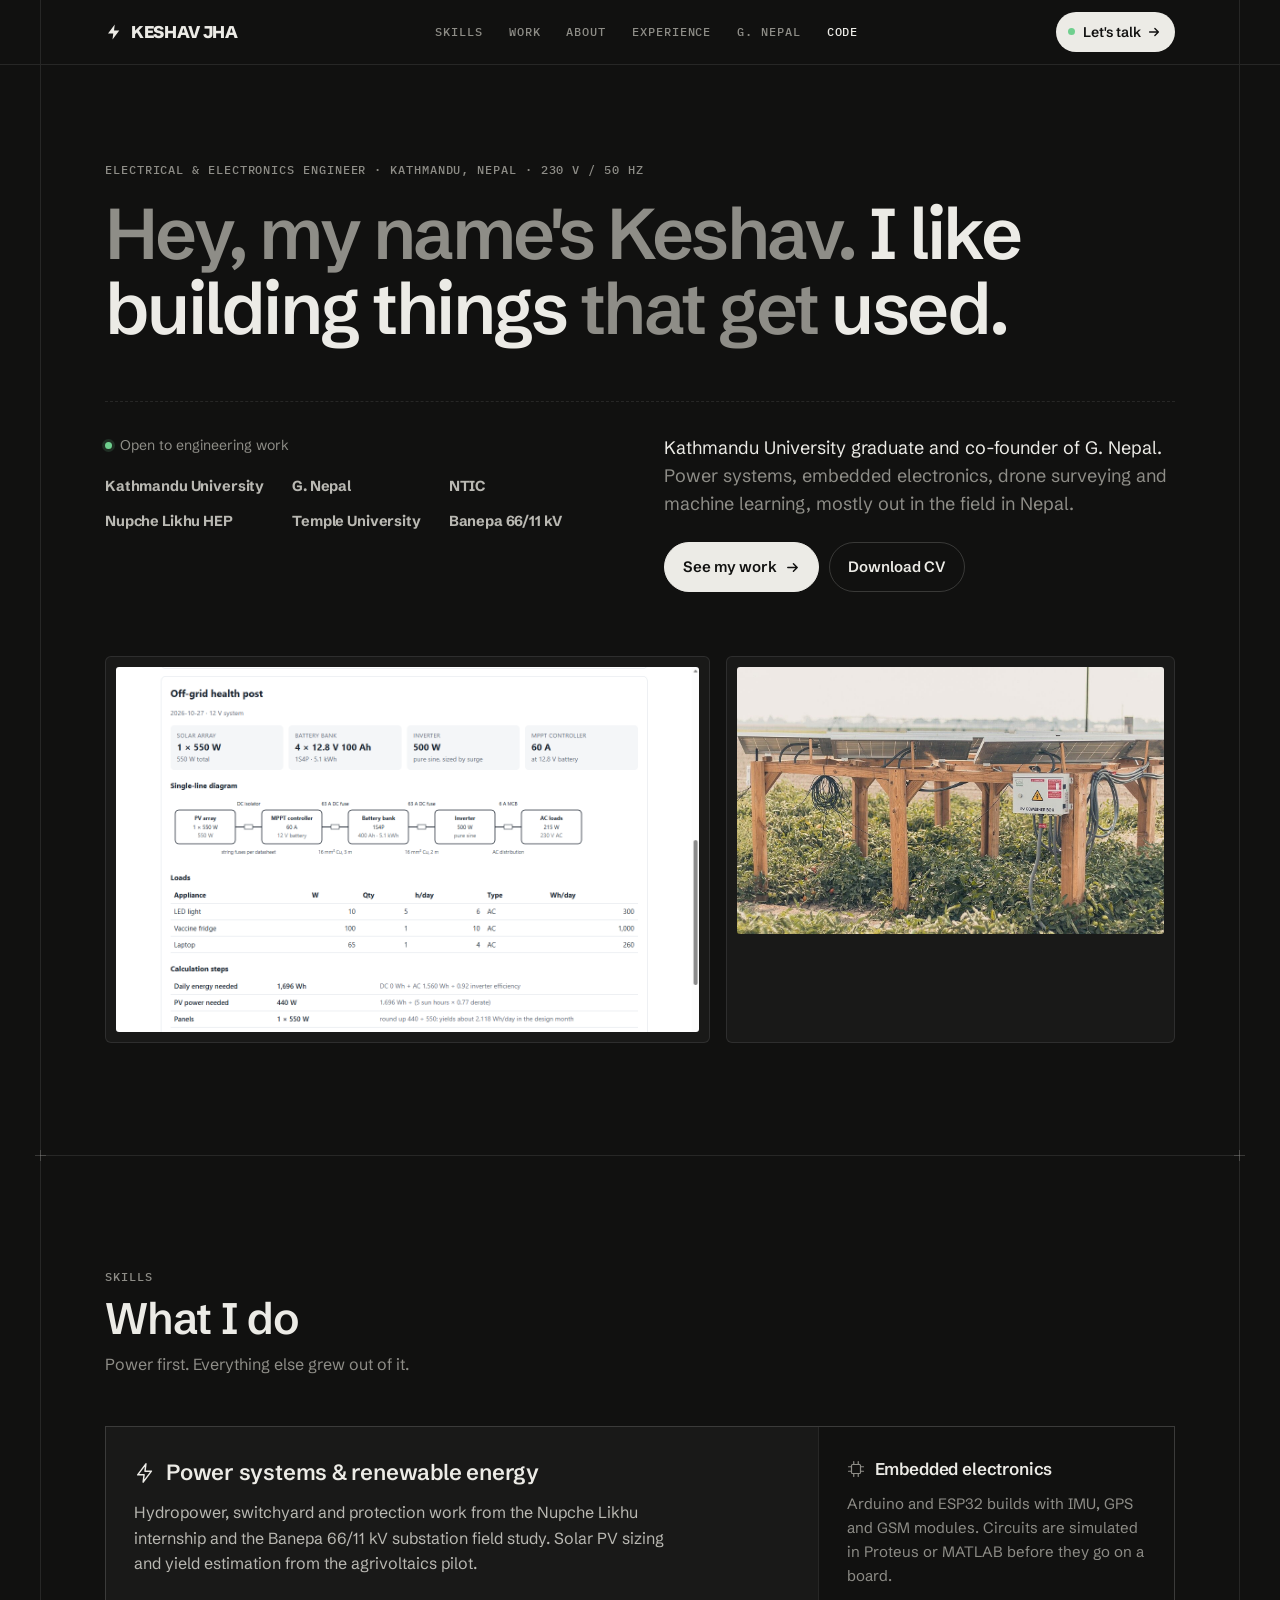
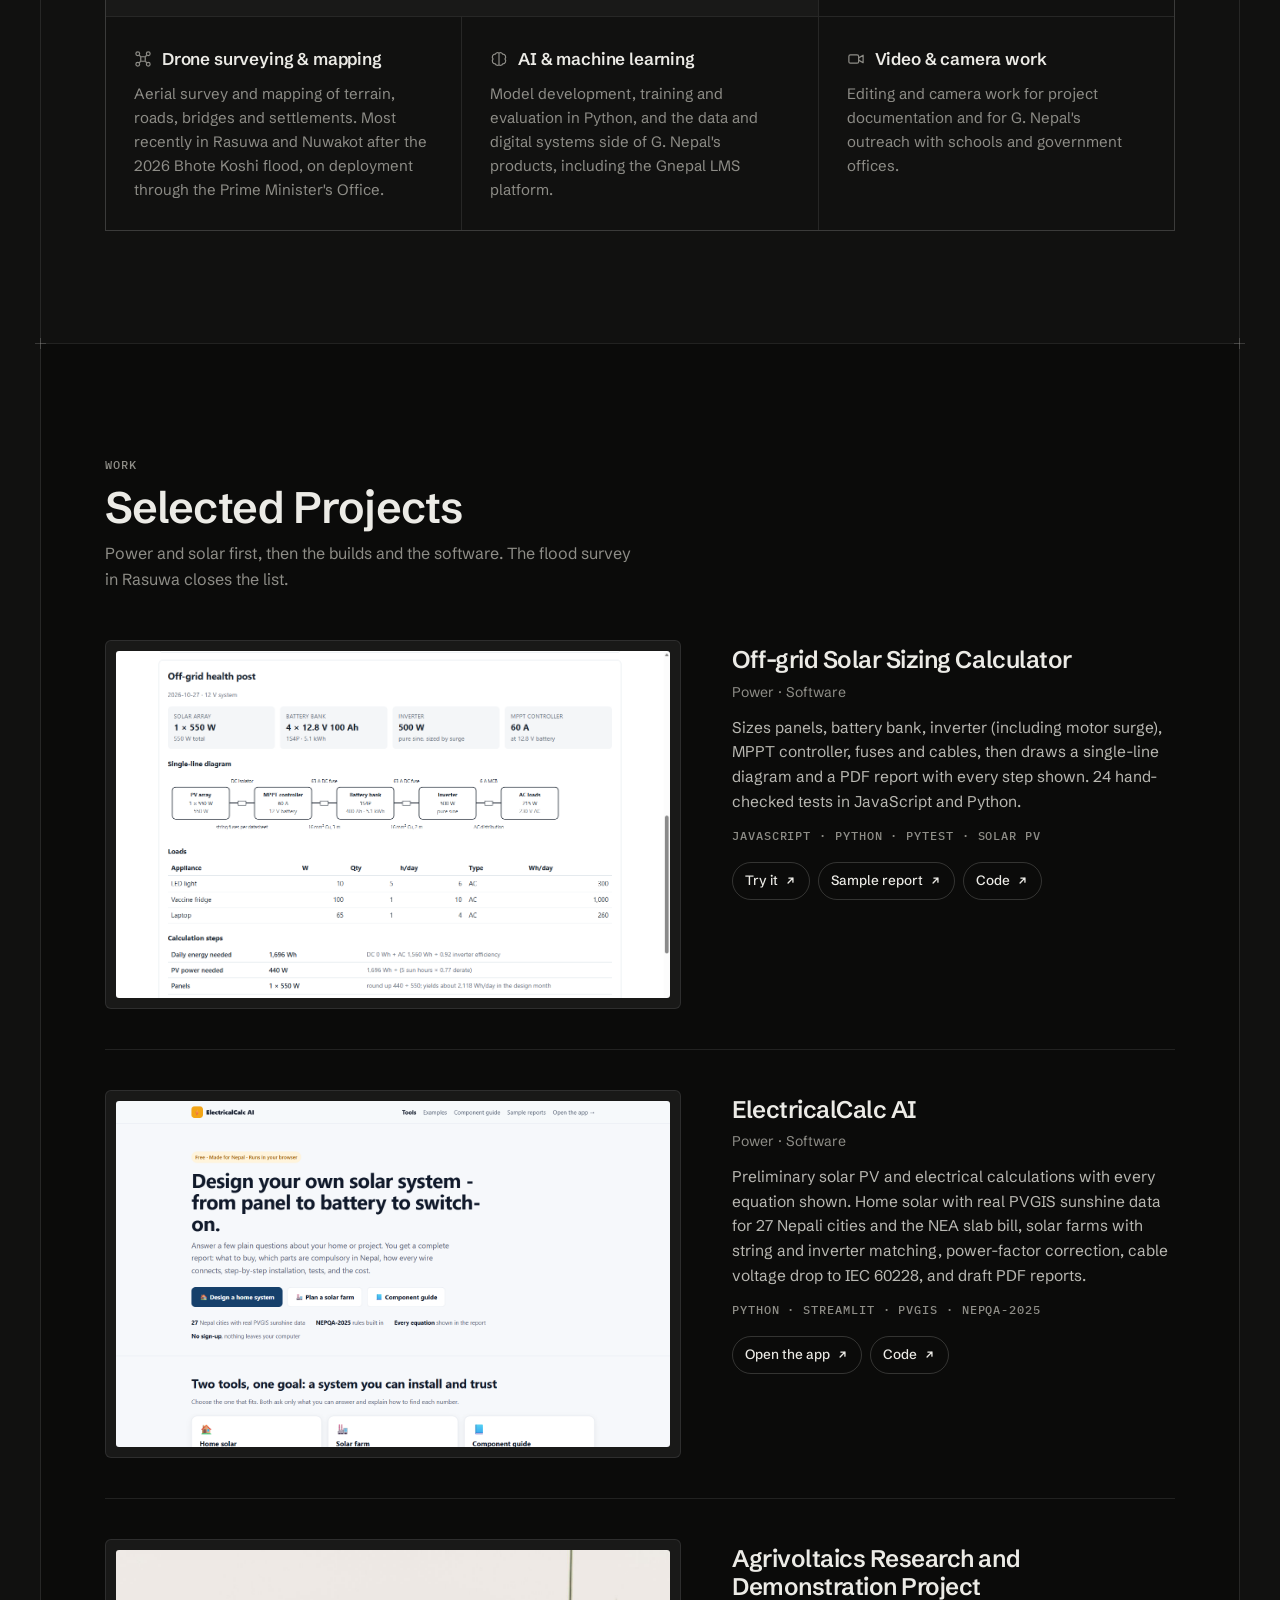
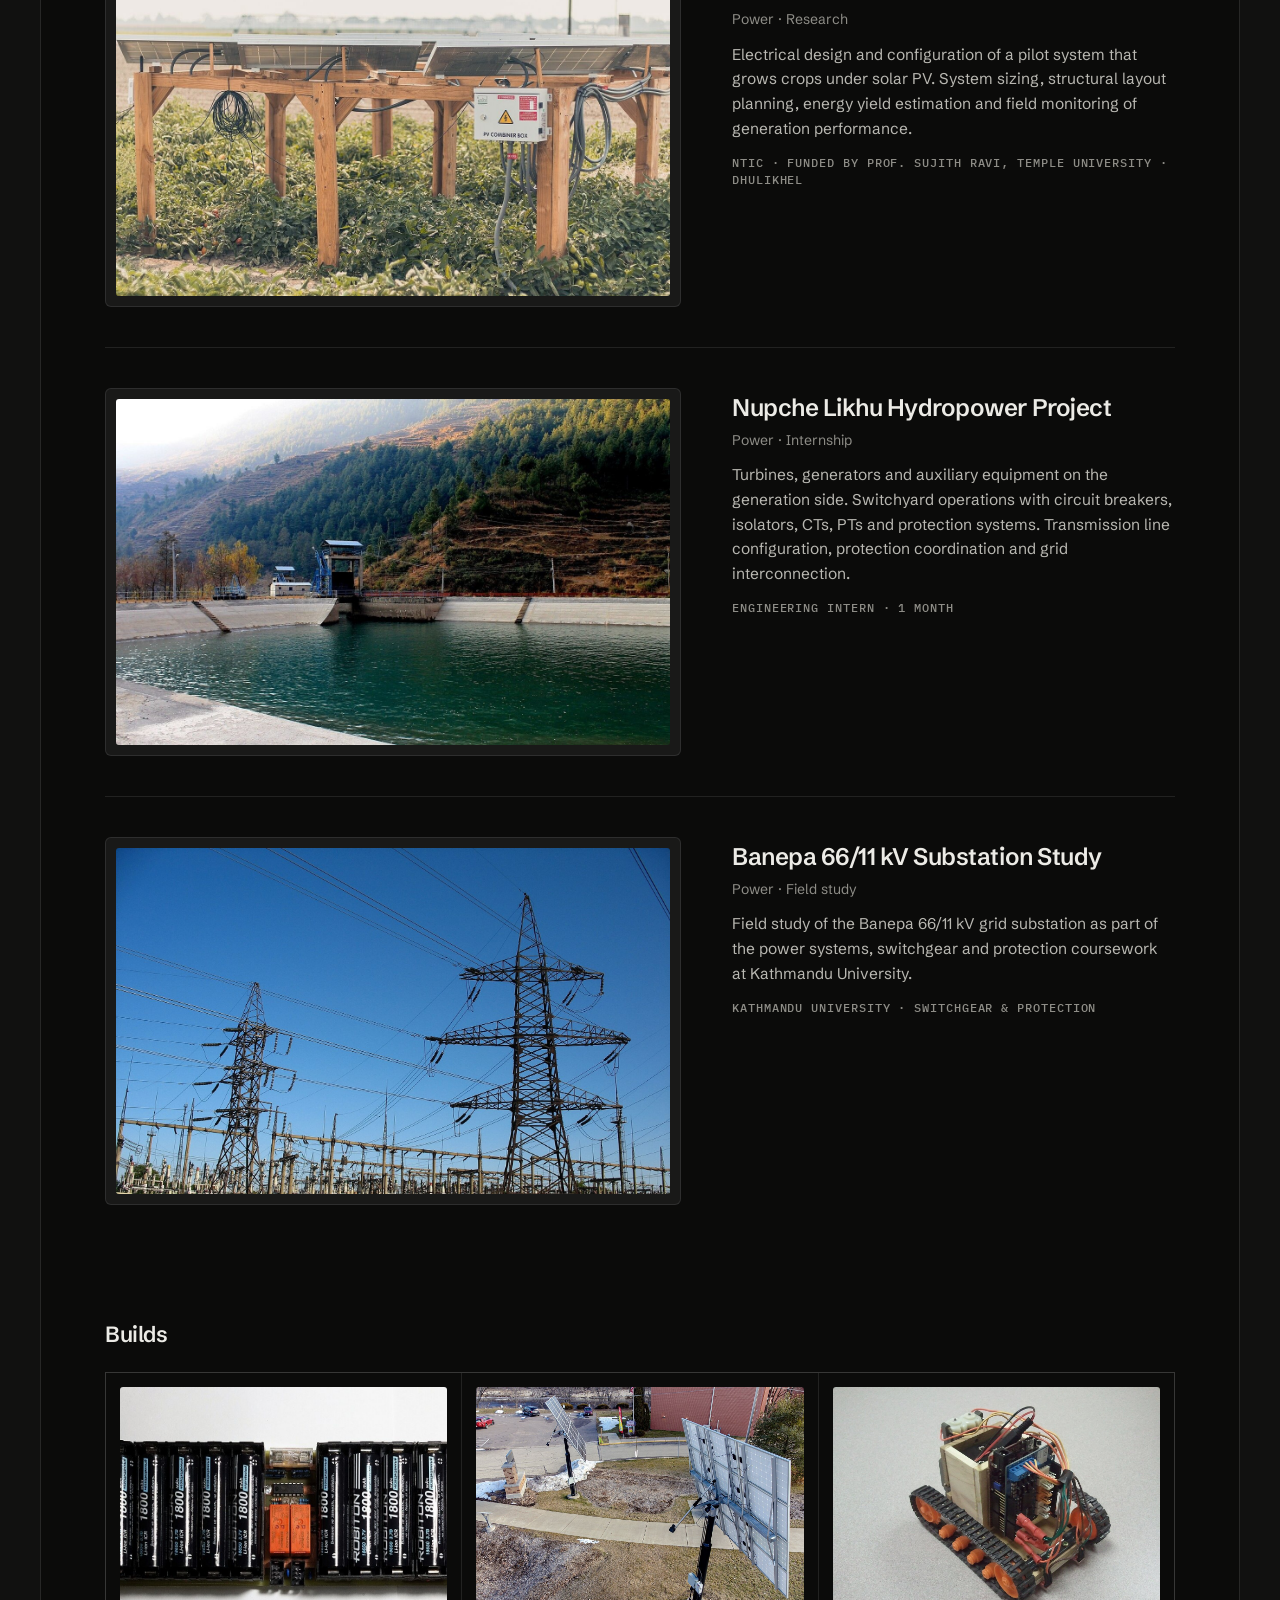
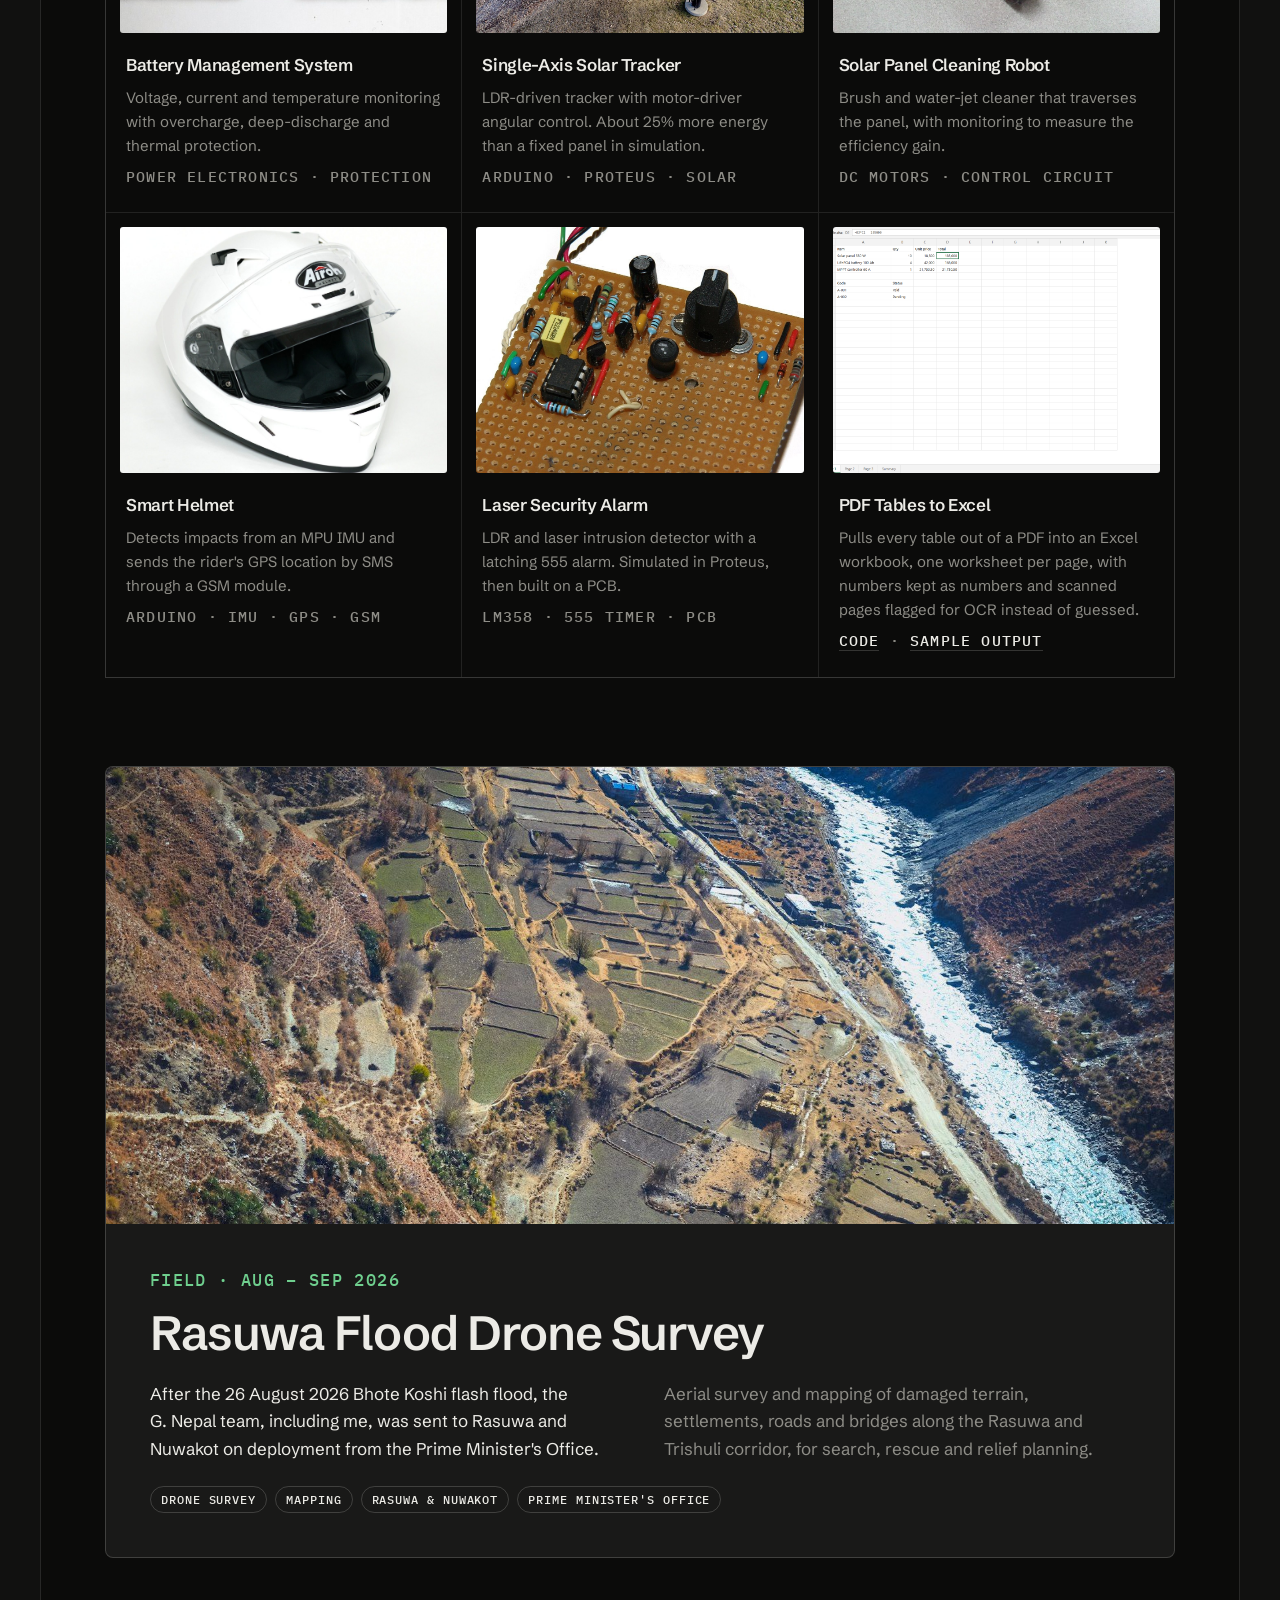
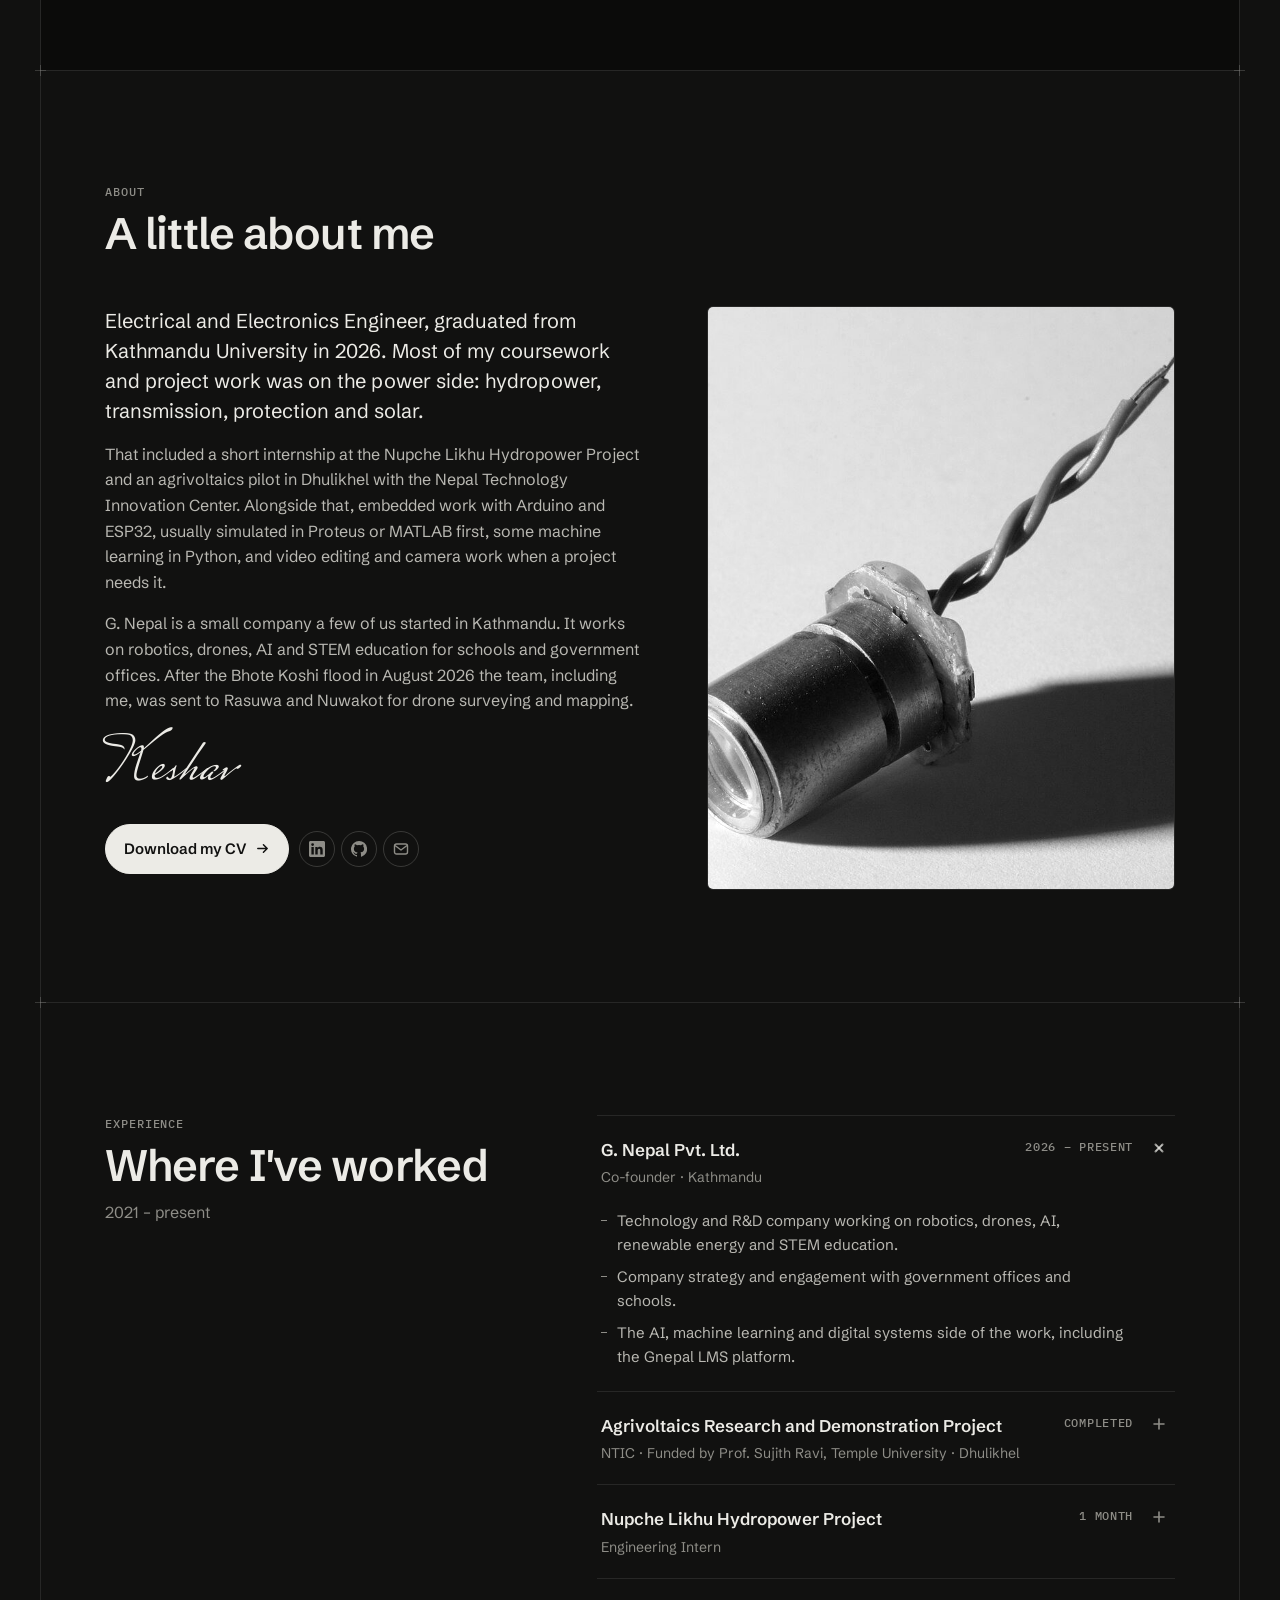
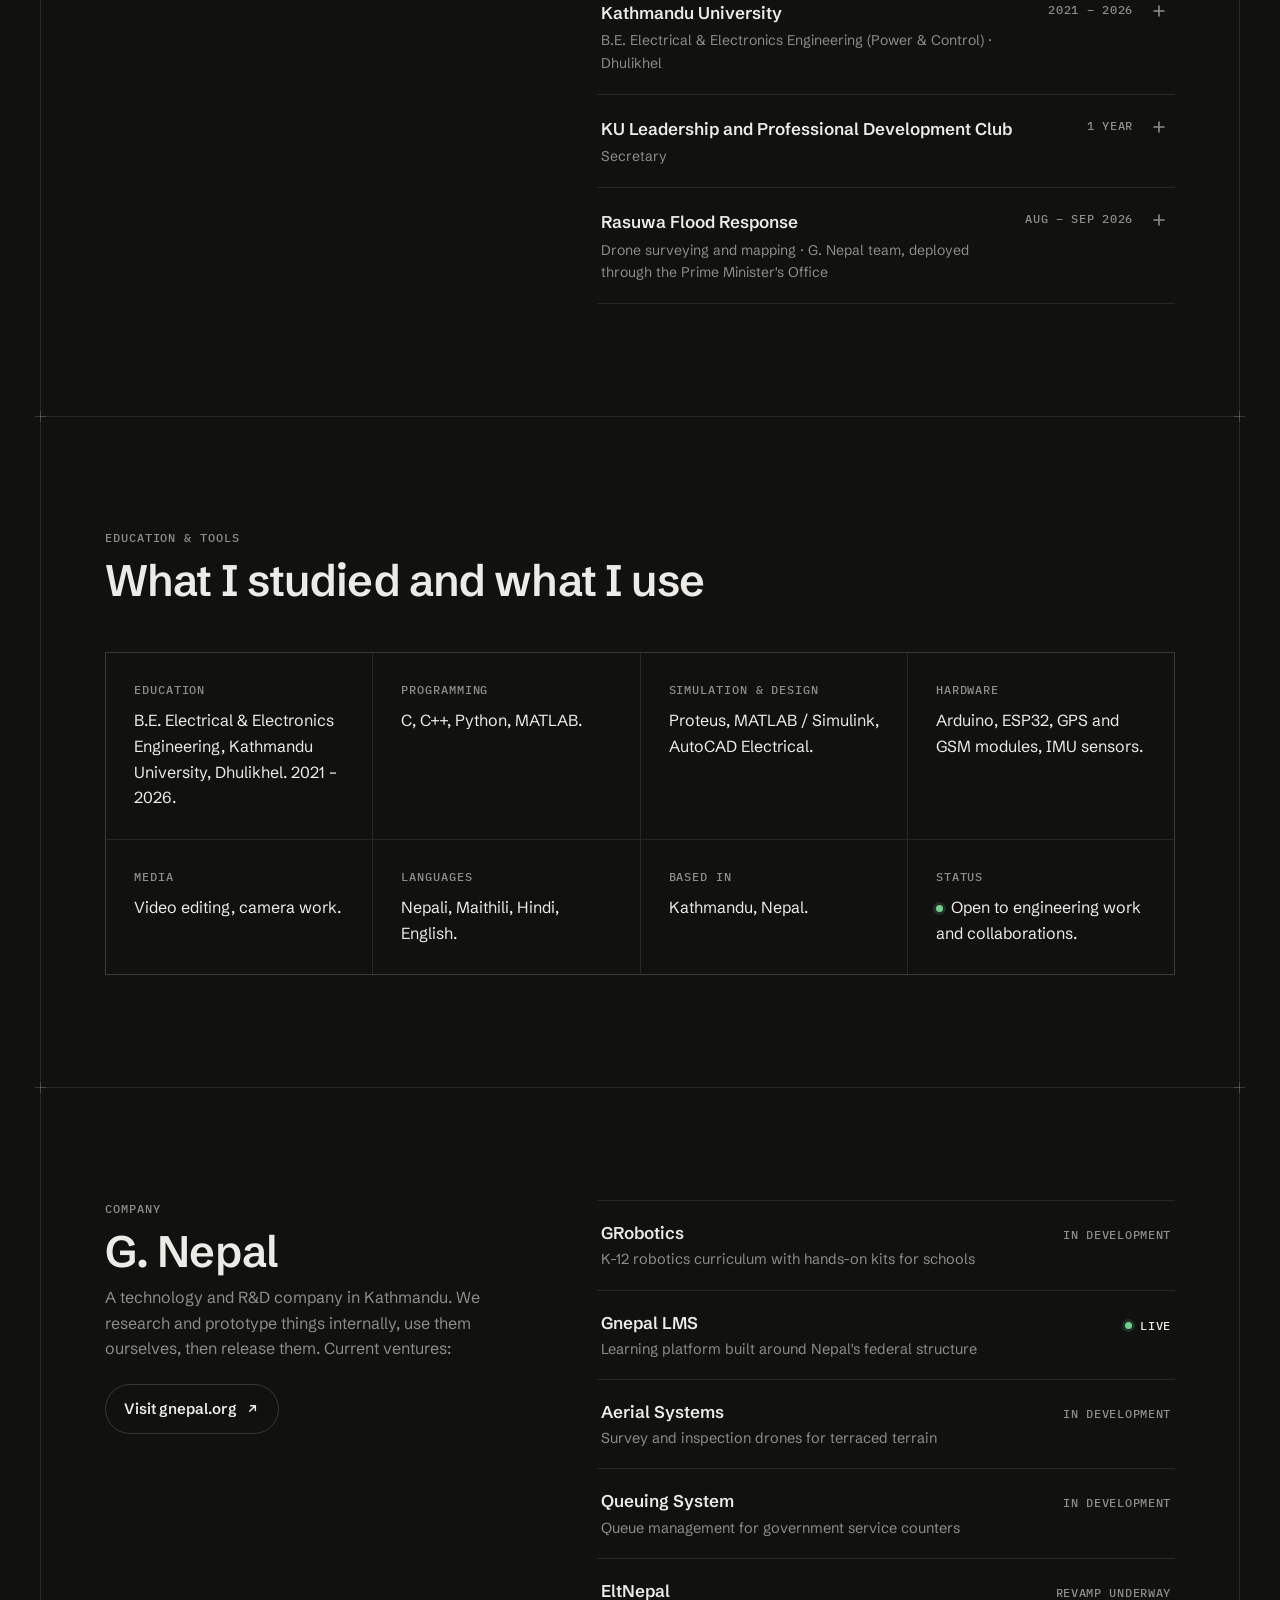
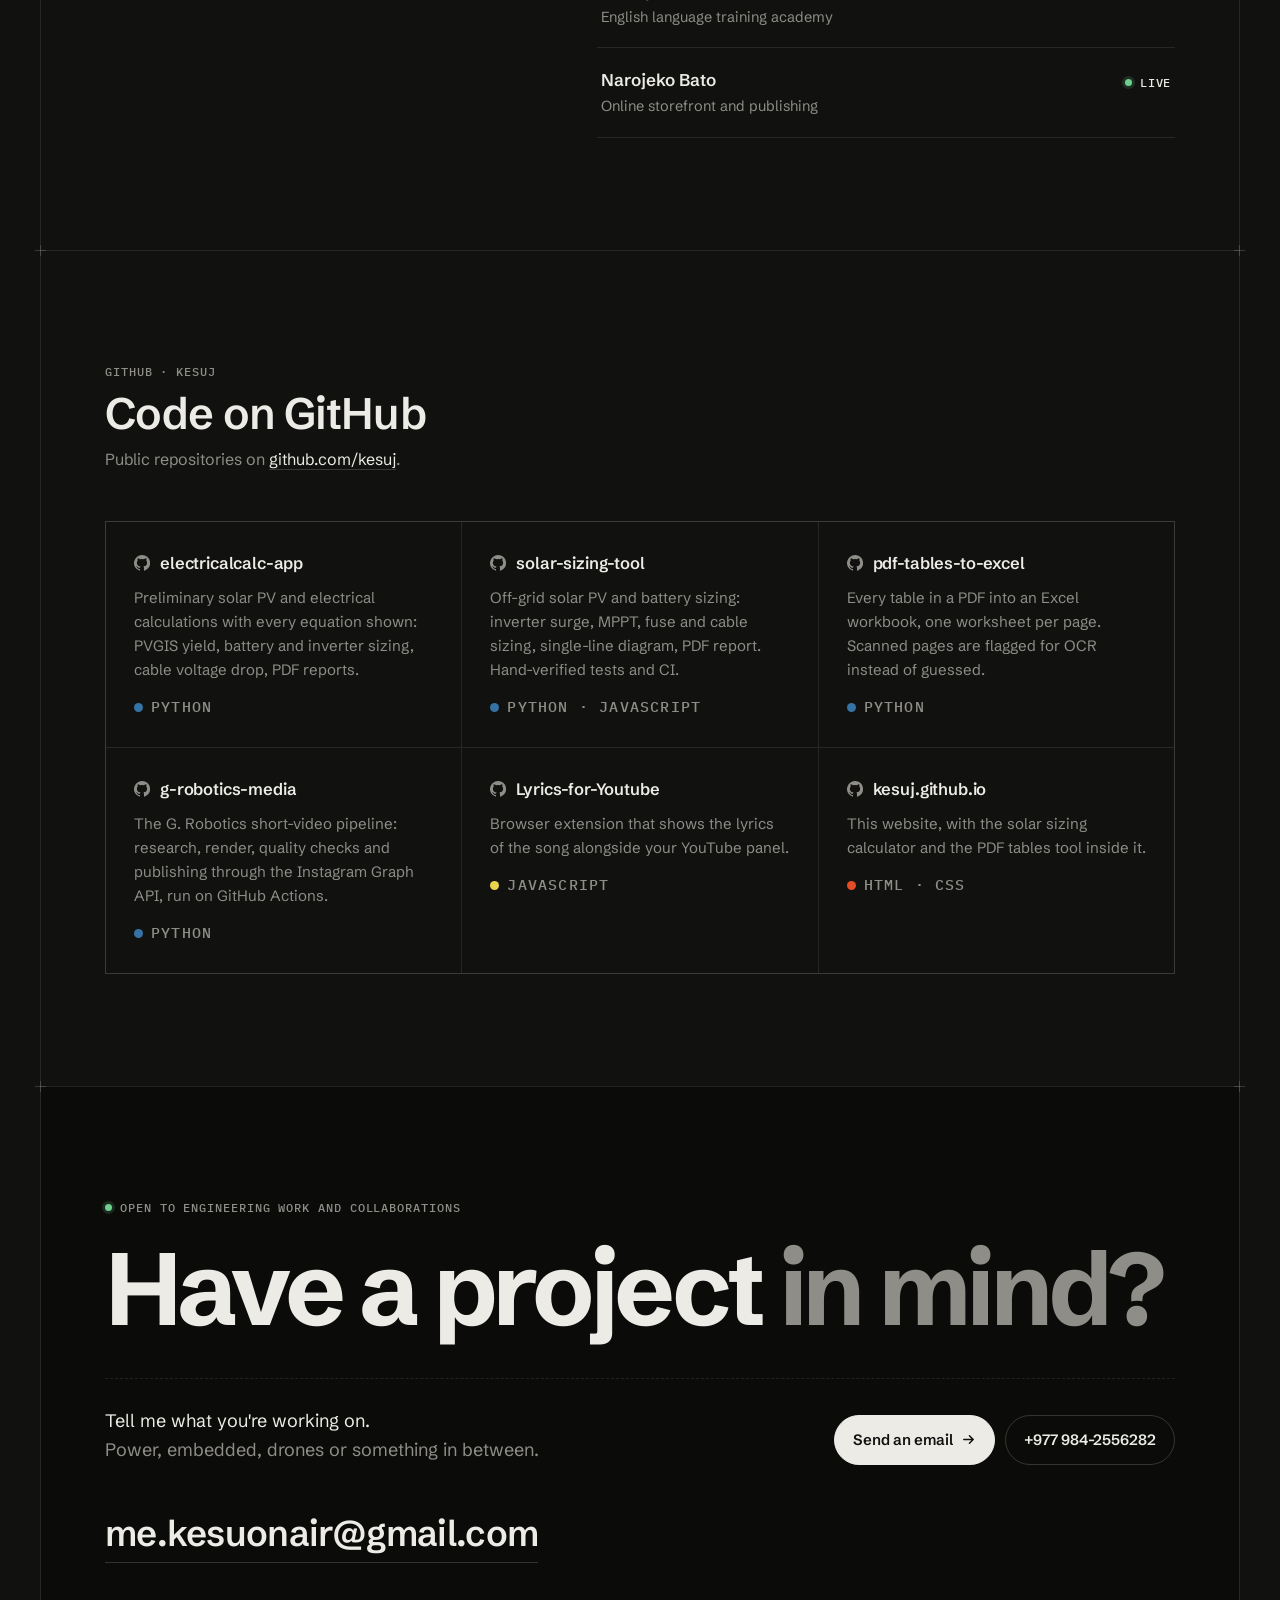
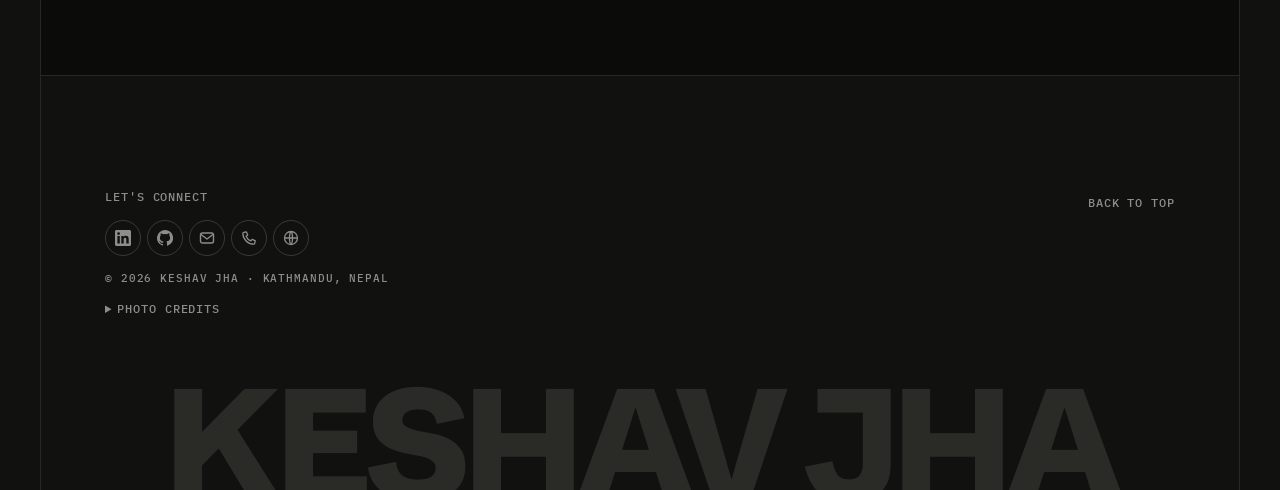
<file: index.html>
<!DOCTYPE html>
<html lang="en">
<head>
  <meta charset="UTF-8">
  <meta name="viewport" content="width=device-width, initial-scale=1.0">
  <title>Keshav Jha</title>
  <meta name="description" content="Keshav Jha. Electrical and Electronics Engineer, Kathmandu University graduate. Co-founder of G. Nepal.">
  <meta property="og:title" content="Keshav Jha">
  <meta property="og:description" content="Electrical and Electronics Engineer. Co-founder of G. Nepal.">
  <meta property="og:type" content="website">
  <meta property="og:image" content="assets/project-rasuwa.jpg">
  <meta name="theme-color" content="#111110">
  <link rel="preconnect" href="https://fonts.googleapis.com">
  <link rel="preconnect" href="https://fonts.gstatic.com" crossorigin>
  <link href="https://fonts.googleapis.com/css2?family=Schibsted+Grotesk:ital,wght@0,400;0,500;0,600;0,700;0,800;1,400&family=IBM+Plex+Mono:wght@400;500&family=Mrs+Saint+Delafield&display=swap" rel="stylesheet">
  <link rel="stylesheet" href="style.css">
  <link rel="icon" href="data:image/svg+xml,<svg xmlns='http://www.w3.org/2000/svg' viewBox='0 0 100 100'><rect width='100' height='100' rx='22' fill='%23111110'/><path d='M56 14 30 56h18l-6 30 28-44H52z' fill='%23ECEBE6'/></svg>">
</head>
<body>

  <svg width="0" height="0" style="position:absolute" aria-hidden="true">
    <symbol id="i-arrow" viewBox="0 0 16 16"><path d="M3 8h10M9 4l4 4-4 4" fill="none" stroke="currentColor" stroke-width="1.6" stroke-linecap="round" stroke-linejoin="round"/></symbol>
    <symbol id="i-out" viewBox="0 0 16 16"><path d="M5 11l6-6M6 5h5v5" fill="none" stroke="currentColor" stroke-width="1.6" stroke-linecap="round" stroke-linejoin="round"/></symbol>
    <symbol id="i-plus" viewBox="0 0 16 16"><path d="M8 3v10M3 8h10" fill="none" stroke="currentColor" stroke-width="1.6" stroke-linecap="round"/></symbol>
    <symbol id="i-bolt" viewBox="0 0 24 24"><path d="M13 2 4 14h7l-1 8 9-12h-7z" fill="none" stroke="currentColor" stroke-width="1.6" stroke-linejoin="round"/></symbol>
    <symbol id="i-chip" viewBox="0 0 24 24"><rect x="6" y="6" width="12" height="12" rx="1.5" fill="none" stroke="currentColor" stroke-width="1.6"/><path d="M9 2v4M15 2v4M9 18v4M15 18v4M2 9h4M2 15h4M18 9h4M18 15h4" stroke="currentColor" stroke-width="1.6" stroke-linecap="round"/></symbol>
    <symbol id="i-drone" viewBox="0 0 24 24"><circle cx="5" cy="5" r="2.5" fill="none" stroke="currentColor" stroke-width="1.6"/><circle cx="19" cy="5" r="2.5" fill="none" stroke="currentColor" stroke-width="1.6"/><circle cx="5" cy="19" r="2.5" fill="none" stroke="currentColor" stroke-width="1.6"/><circle cx="19" cy="19" r="2.5" fill="none" stroke="currentColor" stroke-width="1.6"/><rect x="9" y="9" width="6" height="6" rx="1" fill="none" stroke="currentColor" stroke-width="1.6"/><path d="M7 7l2 2M17 7l-2 2M7 17l2-2M17 17l-2-2" stroke="currentColor" stroke-width="1.6"/></symbol>
    <symbol id="i-brain" viewBox="0 0 24 24"><path d="M4 12a4 4 0 0 1 3-6.5A3.5 3.5 0 0 1 12 4v16a3.5 3.5 0 0 1-5-1.5A4 4 0 0 1 4 12zM20 12a4 4 0 0 0-3-6.5A3.5 3.5 0 0 0 12 4v16a3.5 3.5 0 0 0 5-1.5A4 4 0 0 0 20 12z" fill="none" stroke="currentColor" stroke-width="1.6" stroke-linejoin="round"/></symbol>
    <symbol id="i-cam" viewBox="0 0 24 24"><rect x="2.5" y="6.5" width="13" height="11" rx="2" fill="none" stroke="currentColor" stroke-width="1.6"/><path d="M15.5 10.5 21.5 7v10l-6-3.5" fill="none" stroke="currentColor" stroke-width="1.6" stroke-linejoin="round"/></symbol>
    <symbol id="i-git" viewBox="0 0 16 16"><path fill="currentColor" d="M8 0a8 8 0 0 0-2.53 15.59c.4.07.55-.17.55-.38v-1.33c-2.23.48-2.7-1.07-2.7-1.070-.36-.92-.89-1.17-.89-1.17-.73-.5.05-.49.05-.49.8.06 1.23.83 1.23.83.72 1.22 1.88.87 2.33.66.07-.52.28-.87.5-1.07-1.78-.2-3.65-.89-3.65-3.95 0-.87.31-1.59.82-2.15-.08-.2-.36-1.02.08-2.12 0 0 .67-.21 2.2.82a7.6 7.6 0 0 1 4 0c1.53-1.04 2.2-.82 2.2-.82.44 1.1.16 1.92.08 2.12.51.56.82 1.280.82 2.15 0 3.07-1.87 3.75-3.66 3.95.29.25.54.73.54 1.48v2.2c0 .21.15.46.55.38A8 8 0 0 0 8 0z"/></symbol>
    <symbol id="i-linkedin" viewBox="0 0 16 16"><path fill="currentColor" d="M1.5 0h13C15.33 0 16 .67 16 1.5v13c0 .83-.67 1.5-1.5 1.5h-13C.67 16 0 15.33 0 14.5v-13C0 .67.67 0 1.5 0zM2.4 6v7.6h2.4V6H2.4zm1.2-3.8a1.4 1.4 0 100 2.8 1.4 1.4 0 000-2.8zM6.3 6v7.6h2.4V9.8c0-1 .2-2 1.4-2 1.2 0 1.2 1.1 1.2 2.1v3.7h2.4V9.4c0-2.1-.45-3.6-2.9-3.6-1.2 0-1.950.65-2.3 1.25V6H6.3z"/></symbol>
    <symbol id="i-mail" viewBox="0 0 16 16"><rect x="1.5" y="3" width="13" height="10" rx="2" fill="none" stroke="currentColor" stroke-width="1.4"/><path d="M2 4.5l6 4.5 6-4.5" fill="none" stroke="currentColor" stroke-width="1.4" stroke-linejoin="round"/></symbol>
    <symbol id="i-phone" viewBox="0 0 16 16"><path d="M5.3 1.8l1.4 3.1-1.6 1.3a8.6 8.6 0 004.7 4.7l1.3-1.6 3.1 1.4-.5 2.6c-.1.5-.5.8-1 .8C6.7 14.1 1.9 9.3 1.9 3.3c0-.5.3-.9.8-1l2.6-.5z" fill="none" stroke="currentColor" stroke-width="1.3" stroke-linejoin="round"/></symbol>
    <symbol id="i-globe" viewBox="0 0 16 16"><circle cx="8" cy="8" r="6.5" fill="none" stroke="currentColor" stroke-width="1.3"/><path d="M1.5 8h13M8 1.5c2 2 2 11 0 13M8 1.5c-2 2-2 11 0 13" fill="none" stroke="currentColor" stroke-width="1.3"/></symbol>
  </svg>

  <header class="nav" id="nav">
    <div class="nav-in">
      <a class="logo" href="#top" aria-label="Keshav Jha, back to top"><svg viewBox="0 0 24 24" aria-hidden="true"><path d="M13 2 4 14h7l-1 8 9-12h-7z" fill="currentColor"/></svg>Keshav Jha</a>
      <nav class="links" id="links" aria-label="Sections">
        <a href="#skills">Skills</a>
        <a href="#work">Work</a>
        <a href="#about">About</a>
        <a href="#experience">Experience</a>
        <a href="#gnepal">G. Nepal</a>
        <a href="#code">Code</a>
      </nav>
      <a class="talk" href="https://mail.google.com/mail/?view=cm&amp;fs=1&amp;to=me.kesuonair@gmail.com" target="_blank" rel="noopener"><span class="dot" aria-hidden="true"></span>Let's talk<svg><use href="#i-arrow"/></svg></a>
      <button class="menu" id="menu" type="button" aria-expanded="false" aria-controls="links">Menu</button>
    </div>
  </header>

  <main id="top" class="frame">

    <!-- Hero -->
    <section class="block hero" aria-labelledby="hero-h">
      <p class="mono">Electrical &amp; Electronics Engineer · Kathmandu, Nepal · 230 V / 50 Hz</p>
      <h1 id="hero-h"><span class="dim">Hey, my name's Keshav.</span> I like building things <span class="dim">that get</span> used.</h1>

      <div class="hero-row">
        <div class="facts">
          <p class="avail"><span class="dot" aria-hidden="true"></span>Open to engineering work</p>
          <ul class="marks" aria-label="Where I have worked and studied">
            <li>Kathmandu University</li>
            <li>G. Nepal</li>
            <li>NTIC</li>
            <li>Nupche Likhu HEP</li>
            <li>Temple University</li>
            <li>Banepa 66/11 kV</li>
          </ul>
        </div>
        <div class="hero-copy">
          <p>Kathmandu University graduate and co-founder of G.&nbsp;Nepal. <span class="dim">Power systems, embedded electronics, drone surveying and machine learning, mostly out in the field in Nepal.</span></p>
          <div class="btns">
            <a class="btn" href="#work">See my work<svg><use href="#i-arrow"/></svg></a>
            <a class="btn ghost" href="cv/Keshav_Jha_CV.pdf" target="_blank" rel="noopener">Download CV</a>
          </div>
        </div>
      </div>

      <div class="hero-shots">
        <a class="shot" href="tools/solar-sizing/index.html" target="_blank" rel="noopener" aria-label="Open the off-grid solar sizing calculator"><img src="assets/project-solar-tool.png" alt="Off-grid solar sizing calculator showing the single-line diagram and calculation steps" fetchpriority="high"></a>
        <a class="shot" href="#p-agri" aria-label="Agrivoltaics project"><img src="assets/project-agrivoltaics.jpg" alt="Solar panels raised on a timber frame above crops, with a PV combiner box"></a>
      </div>
    </section>

    <!-- Skills -->
    <section class="block" id="skills" aria-labelledby="skills-h">
      <div class="head">
        <p class="mono">Skills</p>
        <h2 id="skills-h">What I do</h2>
        <p class="sub">Power first. Everything else grew out of it.</p>
      </div>
      <div class="cells cells--skills">
        <article class="cell cell--lead">
          <h3><svg class="ico"><use href="#i-bolt"/></svg>Power systems &amp; renewable energy</h3>
          <p>Hydropower, switchyard and protection work from the Nupche Likhu internship and the Banepa 66/11 kV substation field study. Solar PV sizing and yield estimation from the agrivoltaics pilot.</p>
        </article>
        <article class="cell">
          <h3><svg class="ico"><use href="#i-chip"/></svg>Embedded electronics</h3>
          <p>Arduino and ESP32 builds with IMU, GPS and GSM modules. Circuits are simulated in Proteus or MATLAB before they go on a board.</p>
        </article>
        <article class="cell">
          <h3><svg class="ico"><use href="#i-drone"/></svg>Drone surveying &amp; mapping</h3>
          <p>Aerial survey and mapping of terrain, roads, bridges and settlements. Most recently in Rasuwa and Nuwakot after the 2026 Bhote Koshi flood, on deployment through the Prime Minister's Office.</p>
        </article>
        <article class="cell">
          <h3><svg class="ico"><use href="#i-brain"/></svg>AI &amp; machine learning</h3>
          <p>Model development, training and evaluation in Python, and the data and digital systems side of G. Nepal's products, including the Gnepal LMS platform.</p>
        </article>
        <article class="cell">
          <h3><svg class="ico"><use href="#i-cam"/></svg>Video &amp; camera work</h3>
          <p>Editing and camera work for project documentation and for G. Nepal's outreach with schools and government offices.</p>
        </article>
      </div>
    </section>

    <!-- Work -->
    <section class="block dark" id="work" aria-labelledby="work-h">
      <div class="head">
        <p class="mono">Work</p>
        <h2 id="work-h">Selected Projects</h2>
        <p class="sub">Power and solar first, then the builds and the software. The flood survey in Rasuwa closes the list.</p>
      </div>

      <div class="rows">
        <article class="row">
          <a class="row-img" href="tools/solar-sizing/index.html" target="_blank" rel="noopener" aria-label="Open the solar sizing calculator"><img src="assets/project-solar-tool.png" alt="The off-grid solar sizing calculator in a browser" loading="lazy"></a>
          <div class="row-txt">
            <h3>Off-grid Solar Sizing Calculator</h3>
            <p class="kind">Power · Software</p>
            <p>Sizes panels, battery bank, inverter (including motor surge), MPPT controller, fuses and cables, then draws a single-line diagram and a PDF report with every step shown. 24 hand-checked tests in JavaScript and Python.</p>
            <p class="mono meta">JavaScript · Python · PyTest · Solar PV</p>
            <p class="acts"><a href="tools/solar-sizing/index.html" target="_blank" rel="noopener">Try it<svg><use href="#i-out"/></svg></a><a href="tools/solar-sizing/sample-report.pdf" target="_blank" rel="noopener">Sample report<svg><use href="#i-out"/></svg></a><a href="https://github.com/kesuj/solar-sizing-tool" target="_blank" rel="noopener">Code<svg><use href="#i-out"/></svg></a></p>
          </div>
        </article>

        <article class="row">
          <a class="row-img" href="https://kesuj.github.io/electricalcalc-app/" target="_blank" rel="noopener" aria-label="Open ElectricalCalc AI"><img src="assets/project-ecalc.png" alt="ElectricalCalc AI home page: design your own solar system" loading="lazy"></a>
          <div class="row-txt">
            <h3>ElectricalCalc AI</h3>
            <p class="kind">Power · Software</p>
            <p>Preliminary solar PV and electrical calculations with every equation shown. Home solar with real PVGIS sunshine data for 27 Nepali cities and the NEA slab bill, solar farms with string and inverter matching, power-factor correction, cable voltage drop to IEC 60228, and draft PDF reports.</p>
            <p class="mono meta">Python · Streamlit · PVGIS · NEPQA-2025</p>
            <p class="acts"><a href="https://kesuj.github.io/electricalcalc-app/" target="_blank" rel="noopener">Open the app<svg><use href="#i-out"/></svg></a><a href="https://github.com/kesuj/electricalcalc-app" target="_blank" rel="noopener">Code<svg><use href="#i-out"/></svg></a></p>
          </div>
        </article>

        <article class="row" id="p-agri">
          <div class="row-img"><img src="assets/project-agrivoltaics.jpg" alt="Solar panels on a timber frame over crops, with a PV combiner box" loading="lazy"></div>
          <div class="row-txt">
            <h3>Agrivoltaics Research and Demonstration Project</h3>
            <p class="kind">Power · Research</p>
            <p>Electrical design and configuration of a pilot system that grows crops under solar PV. System sizing, structural layout planning, energy yield estimation and field monitoring of generation performance.</p>
            <p class="mono meta">NTIC · Funded by Prof. Sujith Ravi, Temple University · Dhulikhel</p>
          </div>
        </article>

        <article class="row">
          <div class="row-img"><img src="assets/project-hydro.jpg" alt="Hydropower headworks and settling basin in a Himalayan valley" loading="lazy"></div>
          <div class="row-txt">
            <h3>Nupche Likhu Hydropower Project</h3>
            <p class="kind">Power · Internship</p>
            <p>Turbines, generators and auxiliary equipment on the generation side. Switchyard operations with circuit breakers, isolators, CTs, PTs and protection systems. Transmission line configuration, protection coordination and grid interconnection.</p>
            <p class="mono meta">Engineering Intern · 1 month</p>
          </div>
        </article>

        <article class="row">
          <div class="row-img"><img src="assets/project-substation.jpg" alt="Transmission towers above a high-voltage substation yard" loading="lazy"></div>
          <div class="row-txt">
            <h3>Banepa 66/11 kV Substation Study</h3>
            <p class="kind">Power · Field study</p>
            <p>Field study of the Banepa 66/11 kV grid substation as part of the power systems, switchgear and protection coursework at Kathmandu University.</p>
            <p class="mono meta">Kathmandu University · Switchgear &amp; protection</p>
          </div>
        </article>
      </div>

      <h3 class="sub-h">Builds</h3>
      <div class="cells cells--3">
        <article class="cell build">
          <img src="assets/project-bms.jpg" alt="A pack of lithium cells with a relay board in the middle" loading="lazy">
          <h4>Battery Management System</h4>
          <p>Voltage, current and temperature monitoring with overcharge, deep-discharge and thermal protection.</p>
          <p class="mono meta">Power electronics · Protection</p>
        </article>
        <article class="cell build">
          <img src="assets/project-tracker.jpg" alt="Pole-mounted solar trackers on a lawn" loading="lazy">
          <h4>Single-Axis Solar Tracker</h4>
          <p>LDR-driven tracker with motor-driver angular control. About 25% more energy than a fixed panel in simulation.</p>
          <p class="mono meta">Arduino · Proteus · Solar</p>
        </article>
        <article class="cell build">
          <img src="assets/project-cleaner.jpg" alt="A hand-built tracked robot with a wooden body, motor board and loose wiring" loading="lazy">
          <h4>Solar Panel Cleaning Robot</h4>
          <p>Brush and water-jet cleaner that traverses the panel, with monitoring to measure the efficiency gain.</p>
          <p class="mono meta">DC motors · Control circuit</p>
        </article>
        <article class="cell build">
          <img src="assets/project-helmet.jpg" alt="A white full-face motorcycle helmet" loading="lazy">
          <h4>Smart Helmet</h4>
          <p>Detects impacts from an MPU IMU and sends the rider's GPS location by SMS through a GSM module.</p>
          <p class="mono meta">Arduino · IMU · GPS · GSM</p>
        </article>
        <article class="cell build">
          <img src="assets/project-alarm.jpg" alt="A hand-soldered circuit on perforated board with an 8-pin chip" loading="lazy">
          <h4>Laser Security Alarm</h4>
          <p>LDR and laser intrusion detector with a latching 555 alarm. Simulated in Proteus, then built on a PCB.</p>
          <p class="mono meta">LM358 · 555 timer · PCB</p>
        </article>
        <article class="cell build">
          <img src="assets/project-pdf-excel.png" alt="Spreadsheet produced by the PDF tables tool, one sheet per page" loading="lazy">
          <h4>PDF Tables to Excel</h4>
          <p>Pulls every table out of a PDF into an Excel workbook, one worksheet per page, with numbers kept as numbers and scanned pages flagged for OCR instead of guessed.</p>
          <p class="mono meta"><a href="https://github.com/kesuj/kesuj.github.io/tree/main/tools/pdf-tables-to-excel" target="_blank" rel="noopener">Code</a> · <a href="tools/pdf-tables-to-excel/samples/sample.xlsx">Sample output</a></p>
        </article>
      </div>

      <!-- Featured last: Rasuwa -->
      <article class="feature" aria-labelledby="rasuwa-h">
        <div class="feature-img"><img src="assets/project-rasuwa.jpg" alt="Terraced fields and a glacial river in a Himalayan valley, seen from the air" loading="lazy"></div>
        <div class="feature-txt">
          <p class="mono">Field · Aug – Sep 2026</p>
          <h3 id="rasuwa-h">Rasuwa Flood Drone Survey</h3>
          <p>After the 26 August 2026 Bhote Koshi flash flood, the G.&nbsp;Nepal team, including me, was sent to Rasuwa and Nuwakot on deployment from the Prime Minister's Office.</p>
          <p class="dim">Aerial survey and mapping of damaged terrain, settlements, roads and bridges along the Rasuwa and Trishuli corridor, for search, rescue and relief planning.</p>
          <ul class="mono tags"><li>Drone survey</li><li>Mapping</li><li>Rasuwa &amp; Nuwakot</li><li>Prime Minister's Office</li></ul>
        </div>
      </article>
    </section>

    <!-- About -->
    <section class="block about" id="about" aria-labelledby="about-h">
      <div class="head">
        <p class="mono">About</p>
        <h2 id="about-h">A little about me</h2>
      </div>
      <div class="about-grid">
        <div class="about-txt">
          <p class="lead">Electrical and Electronics Engineer, graduated from Kathmandu University in 2026. Most of my coursework and project work was on the power side: hydropower, transmission, protection and solar.</p>
          <p>That included a short internship at the Nupche Likhu Hydropower Project and an agrivoltaics pilot in Dhulikhel with the Nepal Technology Innovation Center. Alongside that, embedded work with Arduino and ESP32, usually simulated in Proteus or MATLAB first, some machine learning in Python, and video editing and camera work when a project needs it.</p>
          <p>G.&nbsp;Nepal is a small company a few of us started in Kathmandu. It works on robotics, drones, AI and STEM education for schools and government offices. After the Bhote Koshi flood in August 2026 the team, including me, was sent to Rasuwa and Nuwakot for drone surveying and mapping.</p>
          <p class="sig" aria-label="Signed, Keshav">Keshav</p>
          <div class="btns">
            <a class="btn" href="cv/Keshav_Jha_CV.pdf" target="_blank" rel="noopener">Download my CV<svg><use href="#i-arrow"/></svg></a>
            <span class="social">
              <a href="https://linkedin.com/in/keshav-jha-248236212" target="_blank" rel="noopener" aria-label="LinkedIn"><svg><use href="#i-linkedin"/></svg></a>
              <a href="https://github.com/kesuj" target="_blank" rel="noopener" aria-label="GitHub"><svg><use href="#i-git"/></svg></a>
              <a href="https://mail.google.com/mail/?view=cm&amp;fs=1&amp;to=me.kesuonair@gmail.com" target="_blank" rel="noopener" aria-label="Email"><svg><use href="#i-mail"/></svg></a>
            </span>
          </div>
        </div>
        <figure class="about-img">
          <img src="assets/project-laser.jpg" alt="A small laser diode module with twisted red and blue leads" loading="lazy">
        </figure>
      </div>
    </section>

    <!-- Experience -->
    <section class="block" id="experience" aria-labelledby="exp-h">
      <div class="split">
        <div class="head">
          <p class="mono">Experience</p>
          <h2 id="exp-h">Where I've worked</h2>
          <p class="sub">2021 – present</p>
        </div>
        <div class="acc">
          <details open>
            <summary><span><b>G. Nepal Pvt. Ltd.</b><i>Co-founder · Kathmandu</i></span><em>2026 – present</em><svg><use href="#i-plus"/></svg></summary>
            <ul>
              <li>Technology and R&amp;D company working on robotics, drones, AI, renewable energy and STEM education.</li>
              <li>Company strategy and engagement with government offices and schools.</li>
              <li>The AI, machine learning and digital systems side of the work, including the Gnepal LMS platform.</li>
            </ul>
          </details>
          <details>
            <summary><span><b>Agrivoltaics Research and Demonstration Project</b><i>NTIC · Funded by Prof. Sujith Ravi, Temple University · Dhulikhel</i></span><em>Completed</em><svg><use href="#i-plus"/></svg></summary>
            <ul>
              <li>Electrical design and configuration of a pilot system that grows crops under solar PV.</li>
              <li>System sizing, structural layout planning, energy yield estimation and field monitoring of generation performance.</li>
            </ul>
          </details>
          <details>
            <summary><span><b>Nupche Likhu Hydropower Project</b><i>Engineering Intern</i></span><em>1 month</em><svg><use href="#i-plus"/></svg></summary>
            <ul>
              <li>Turbines, generators and auxiliary equipment on the generation side.</li>
              <li>Switchyard operations with circuit breakers, isolators, CTs, PTs and protection systems.</li>
              <li>Transmission line configuration, protection coordination and grid interconnection.</li>
            </ul>
          </details>
          <details>
            <summary><span><b>Kathmandu University</b><i>B.E. Electrical &amp; Electronics Engineering (Power &amp; Control) · Dhulikhel</i></span><em>2021 – 2026</em><svg><use href="#i-plus"/></svg></summary>
            <ul>
              <li>Power systems, switchgear and protection, control systems, embedded electronics.</li>
              <li>Field study of the Banepa 66/11 kV grid substation.</li>
            </ul>
          </details>
          <details>
            <summary><span><b>KU Leadership and Professional Development Club</b><i>Secretary</i></span><em>1 year</em><svg><use href="#i-plus"/></svg></summary>
            <ul>
              <li>Coordinated technical and professional development events.</li>
              <li>Managed official documentation and communication.</li>
            </ul>
          </details>
          <details>
            <summary><span><b>Rasuwa Flood Response</b><i>Drone surveying and mapping · G. Nepal team, deployed through the Prime Minister's Office</i></span><em>Aug – Sep 2026</em><svg><use href="#i-plus"/></svg></summary>
            <ul>
              <li>Went to Rasuwa and Nuwakot with G. Nepal's pilots and team after the 26 August 2026 Bhote Koshi flash flood.</li>
              <li>Aerial survey and mapping of damaged terrain, settlements, roads and bridges along the Rasuwa and Trishuli corridor for search, rescue and relief planning.</li>
            </ul>
          </details>
        </div>
      </div>
    </section>

    <!-- Education and tools -->
    <section class="block" id="tools" aria-labelledby="tools-h">
      <div class="head">
        <p class="mono">Education &amp; tools</p>
        <h2 id="tools-h">What I studied and what I use</h2>
      </div>
      <div class="cells cells--4">
        <div class="cell"><h3>Education</h3><p>B.E. Electrical &amp; Electronics Engineering, Kathmandu University, Dhulikhel. 2021 – 2026.</p></div>
        <div class="cell"><h3>Programming</h3><p>C, C++, Python, MATLAB.</p></div>
        <div class="cell"><h3>Simulation &amp; design</h3><p>Proteus, MATLAB / Simulink, AutoCAD Electrical.</p></div>
        <div class="cell"><h3>Hardware</h3><p>Arduino, ESP32, GPS and GSM modules, IMU sensors.</p></div>
        <div class="cell"><h3>Media</h3><p>Video editing, camera work.</p></div>
        <div class="cell"><h3>Languages</h3><p>Nepali, Maithili, Hindi, English.</p></div>
        <div class="cell"><h3>Based in</h3><p>Kathmandu, Nepal.</p></div>
        <div class="cell"><h3>Status</h3><p><span class="dot" aria-hidden="true"></span>Open to engineering work and collaborations.</p></div>
      </div>
    </section>

    <!-- G. Nepal -->
    <section class="block" id="gnepal" aria-labelledby="gn-h">
      <div class="split">
        <div class="head">
          <p class="mono">Company</p>
          <h2 id="gn-h">G. Nepal</h2>
          <p class="sub">A technology and R&amp;D company in Kathmandu. We research and prototype things internally, use them ourselves, then release them. Current ventures:</p>
          <a class="btn ghost" href="https://gnepal.org" target="_blank" rel="noopener">Visit gnepal.org<svg><use href="#i-out"/></svg></a>
        </div>
        <ul class="ventures">
          <li><span><b>GRobotics</b><i>K-12 robotics curriculum with hands-on kits for schools</i></span><em>In development</em></li>
          <li><span><b>Gnepal LMS</b><i>Learning platform built around Nepal's federal structure</i></span><em class="live"><span class="dot" aria-hidden="true"></span>Live</em></li>
          <li><span><b>Aerial Systems</b><i>Survey and inspection drones for terraced terrain</i></span><em>In development</em></li>
          <li><span><b>Queuing System</b><i>Queue management for government service counters</i></span><em>In development</em></li>
          <li><span><b>EltNepal</b><i>English language training academy</i></span><em>Revamp underway</em></li>
          <li><span><b>Narojeko Bato</b><i>Online storefront and publishing</i></span><em class="live"><span class="dot" aria-hidden="true"></span>Live</em></li>
        </ul>
      </div>
    </section>

    <!-- GitHub -->
    <section class="block" id="code" aria-labelledby="code-h">
      <div class="head">
        <p class="mono">GitHub · kesuj</p>
        <h2 id="code-h">Code on GitHub</h2>
        <p class="sub">Public repositories on <a href="https://github.com/kesuj" target="_blank" rel="noopener">github.com/kesuj</a>.</p>
      </div>
      <div class="cells cells--3">
        <a class="cell repo" href="https://github.com/kesuj/electricalcalc-app" target="_blank" rel="noopener">
          <h3><svg><use href="#i-git"/></svg>electricalcalc-app</h3>
          <p>Preliminary solar PV and electrical calculations with every equation shown: PVGIS yield, battery and inverter sizing, cable voltage drop, PDF reports.</p>
          <p class="mono meta"><i class="lang py"></i>Python</p>
        </a>
        <a class="cell repo" href="https://github.com/kesuj/solar-sizing-tool" target="_blank" rel="noopener">
          <h3><svg><use href="#i-git"/></svg>solar-sizing-tool</h3>
          <p>Off-grid solar PV and battery sizing: inverter surge, MPPT, fuse and cable sizing, single-line diagram, PDF report. Hand-verified tests and CI.</p>
          <p class="mono meta"><i class="lang py"></i>Python · JavaScript</p>
        </a>
        <a class="cell repo" href="https://github.com/kesuj/kesuj.github.io/tree/main/tools/pdf-tables-to-excel" target="_blank" rel="noopener">
          <h3><svg><use href="#i-git"/></svg>pdf-tables-to-excel</h3>
          <p>Every table in a PDF into an Excel workbook, one worksheet per page. Scanned pages are flagged for OCR instead of guessed.</p>
          <p class="mono meta"><i class="lang py"></i>Python</p>
        </a>
        <a class="cell repo" href="https://github.com/kesuj/g-robotics-media" target="_blank" rel="noopener">
          <h3><svg><use href="#i-git"/></svg>g-robotics-media</h3>
          <p>The G. Robotics short-video pipeline: research, render, quality checks and publishing through the Instagram Graph API, run on GitHub Actions.</p>
          <p class="mono meta"><i class="lang py"></i>Python</p>
        </a>
        <a class="cell repo" href="https://github.com/kesuj/Lyrics-for-Youtube" target="_blank" rel="noopener">
          <h3><svg><use href="#i-git"/></svg>Lyrics-for-Youtube</h3>
          <p>Browser extension that shows the lyrics of the song alongside your YouTube panel.</p>
          <p class="mono meta"><i class="lang js"></i>JavaScript</p>
        </a>
        <a class="cell repo" href="https://github.com/kesuj/kesuj.github.io" target="_blank" rel="noopener">
          <h3><svg><use href="#i-git"/></svg>kesuj.github.io</h3>
          <p>This website, with the solar sizing calculator and the PDF tables tool inside it.</p>
          <p class="mono meta"><i class="lang html"></i>HTML · CSS</p>
        </a>
      </div>
    </section>

    <!-- Contact -->
    <section class="block contact" id="contact" aria-labelledby="contact-h">
      <p class="mono"><span class="dot" aria-hidden="true"></span>Open to engineering work and collaborations</p>
      <h2 id="contact-h">Have a project <span class="dim">in mind?</span></h2>
      <div class="contact-row">
        <p>Tell me what you're working on.<br><span class="dim">Power, embedded, drones or something in between.</span></p>
        <div class="btns">
          <a class="btn" href="https://mail.google.com/mail/?view=cm&amp;fs=1&amp;to=me.kesuonair@gmail.com" target="_blank" rel="noopener">Send an email<svg><use href="#i-arrow"/></svg></a>
          <a class="btn ghost" href="tel:+9779842556282">+977 984-2556282</a>
        </div>
      </div>
      <a class="email" href="https://mail.google.com/mail/?view=cm&amp;fs=1&amp;to=me.kesuonair@gmail.com" target="_blank" rel="noopener">me.kesuonair@gmail.com</a>
    </section>

    <footer class="block foot">
      <div class="foot-top">
        <div>
          <p class="mono">Let's connect</p>
          <p class="social">
            <a href="https://linkedin.com/in/keshav-jha-248236212" target="_blank" rel="noopener" aria-label="LinkedIn"><svg><use href="#i-linkedin"/></svg></a>
            <a href="https://github.com/kesuj" target="_blank" rel="noopener" aria-label="GitHub"><svg><use href="#i-git"/></svg></a>
            <a href="https://mail.google.com/mail/?view=cm&amp;fs=1&amp;to=me.kesuonair@gmail.com" target="_blank" rel="noopener" aria-label="Email"><svg><use href="#i-mail"/></svg></a>
            <a href="tel:+9779842556282" aria-label="Phone"><svg><use href="#i-phone"/></svg></a>
            <a href="https://gnepal.org" target="_blank" rel="noopener" aria-label="gnepal.org"><svg><use href="#i-globe"/></svg></a>
          </p>
          <p class="mono small">© <span id="year">2026</span> Keshav Jha · Kathmandu, Nepal</p>
          <details class="credits">
            <summary class="mono">Photo credits</summary>
            <p>Photos show the kind of work, not my own builds. River valley: ashok acharya (Unsplash). Agrivoltaics: UC Davis College of Engineering, CC BY 2.0. Hydropower headworks: Shree Krishna Dhital, CC BY-SA 3.0. Substation: Novoklimov, CC BY 4.0. Solar trackers: Wikideas1, CC0. Tracked robot: Marcmccomb, CC BY-SA 3.0. Helmet: Ashley Pomeroy, CC BY-SA 4.0. Laser diode module: Robert Howie, CC BY-SA 2.0. Perfboard circuit: Inductiveload, public domain. Battery pack: Retired electrician, CC0. All via Wikimedia Commons except the first. Screenshots are of my own software.</p>
          </details>
        </div>
        <a class="totop mono" href="#top">Back to top</a>
      </div>
      <p class="wordmark" aria-hidden="true">KESHAV JHA</p>
    </footer>
  </main>

  <script src="script.js"></script>
</body>
</html>
</file>
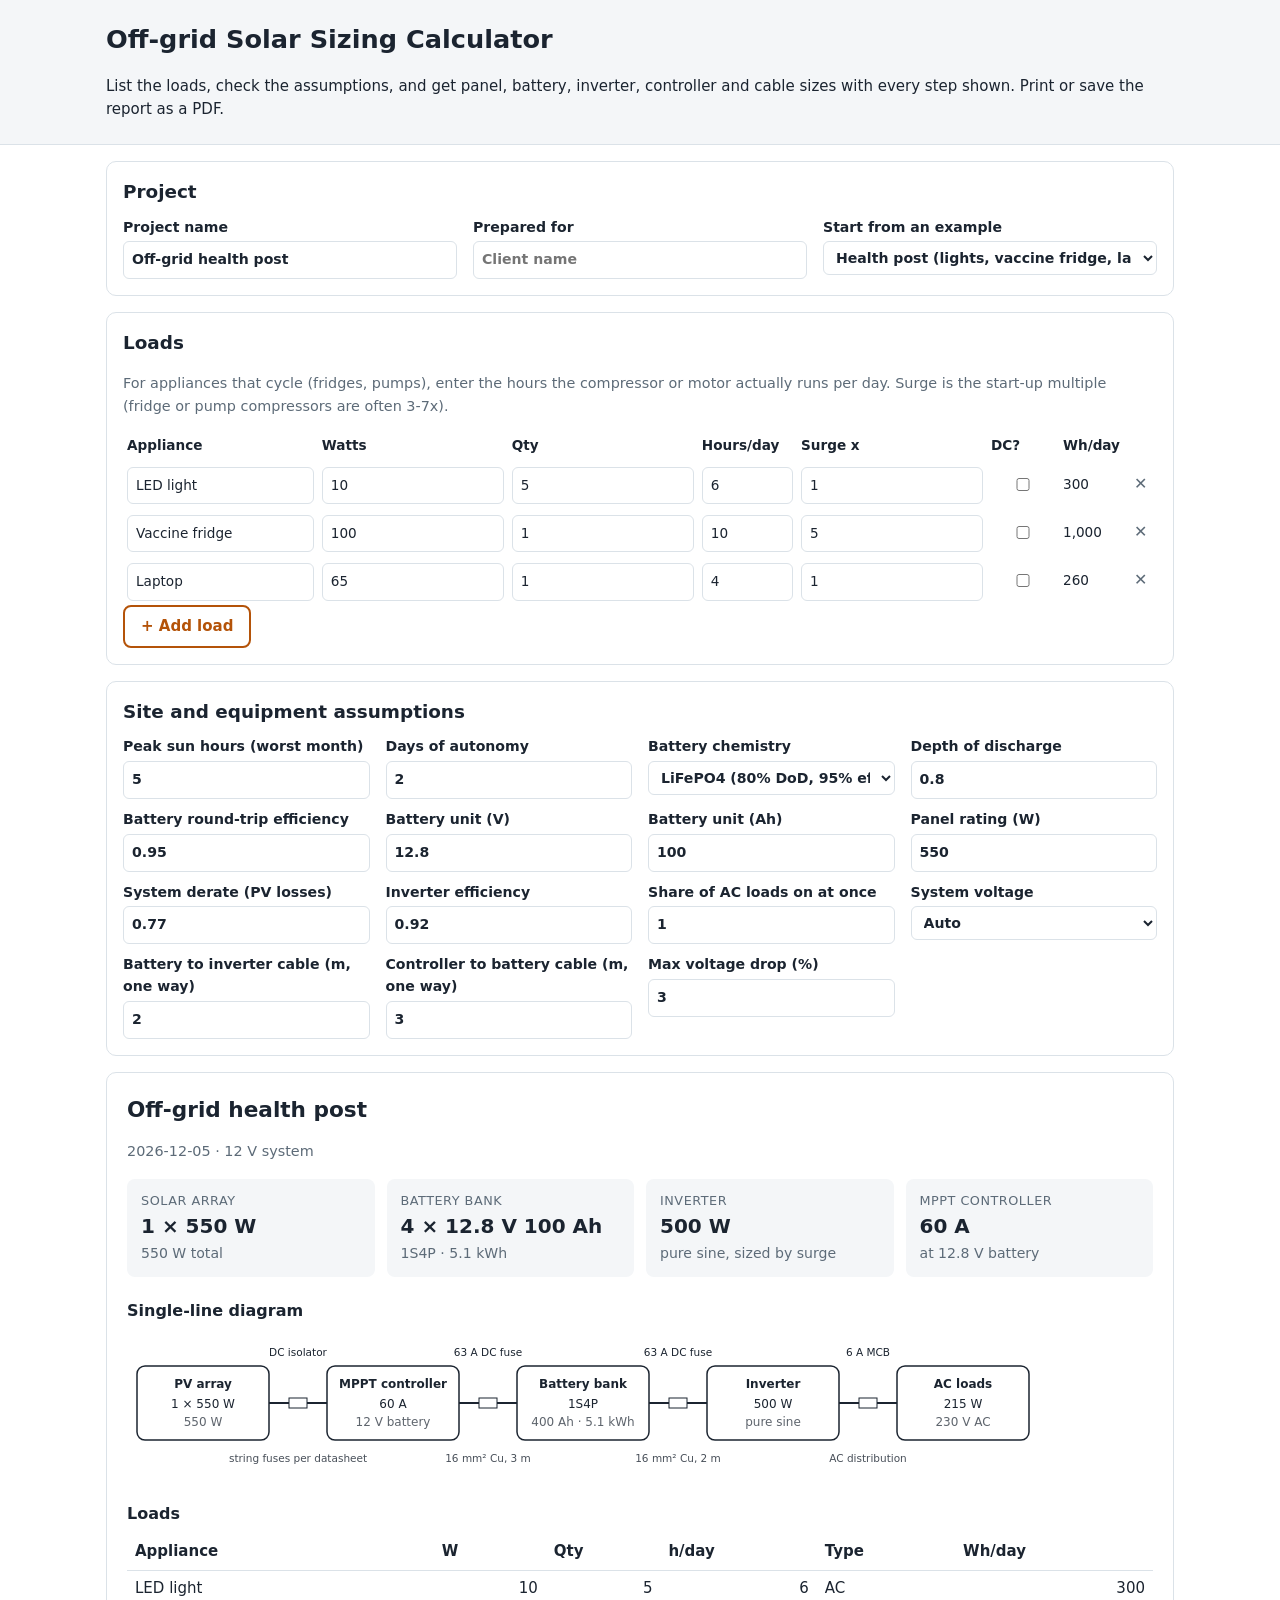
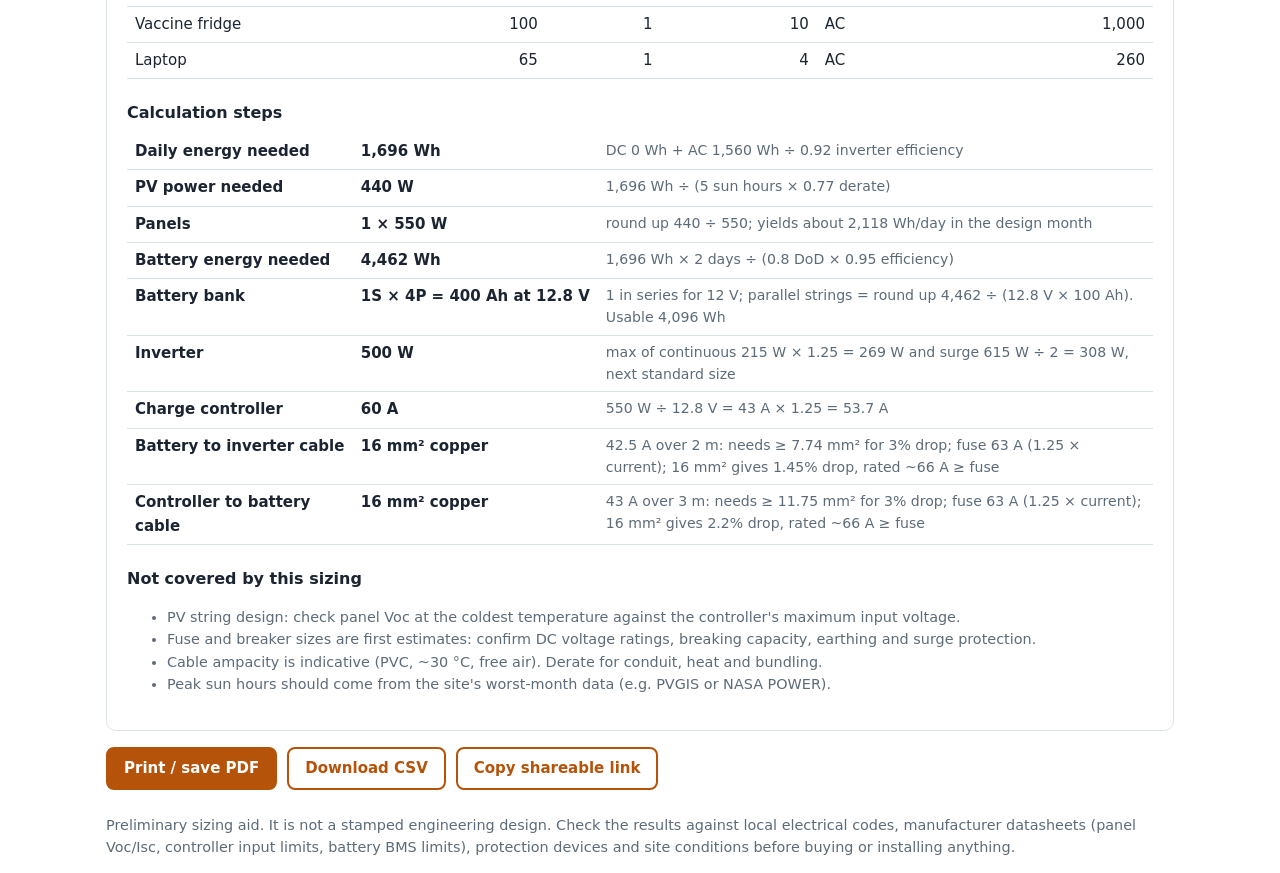
<file: tools/solar-sizing/index.html>
<!doctype html>
<html lang="en">
<head>
<meta charset="utf-8">
<meta name="viewport" content="width=device-width, initial-scale=1">
<title>Off-grid Solar Sizing Calculator</title>
<meta name="description" content="Size an off-grid solar PV and battery system: loads, panels, battery bank, inverter, MPPT controller and DC cables, with a printable report.">
<link rel="stylesheet" href="src/style.css">
</head>
<body>
<header class="top no-print">
  <div class="wrap">
    <h1>Off-grid Solar Sizing Calculator</h1>
    <p>List the loads, check the assumptions, and get panel, battery, inverter, controller and cable sizes with every step shown. Print or save the report as a PDF.</p>
  </div>
</header>

<main class="wrap">
  <section class="panel no-print" aria-labelledby="proj-h">
    <h2 id="proj-h">Project</h2>
    <div class="grid3">
      <label>Project name<input id="project" value="Off-grid health post"></label>
      <label>Prepared for<input id="client" placeholder="Client name"></label>
      <label>Start from an example
        <select id="preset">
          <option value="clinic">Health post (lights, vaccine fridge, laptop)</option>
          <option value="home">Rural home (lights, TV, fan, phone charging)</option>
          <option value="shop">Small shop (lights, freezer, POS, router)</option>
          <option value="blank">Blank</option>
        </select>
      </label>
    </div>
  </section>

  <section class="panel no-print" aria-labelledby="loads-h">
    <h2 id="loads-h">Loads</h2>
    <p class="hint">For appliances that cycle (fridges, pumps), enter the hours the compressor or motor actually runs per day. Surge is the start-up multiple (fridge or pump compressors are often 3-7x).</p>
    <div class="table-scroll">
      <table class="loads">
        <thead><tr><th>Appliance</th><th>Watts</th><th>Qty</th><th>Hours/day</th><th>Surge x</th><th>DC?</th><th>Wh/day</th><th><span class="vh">Remove</span></th></tr></thead>
        <tbody id="load-rows"></tbody>
      </table>
    </div>
    <button type="button" id="add-load" class="btn ghost">+ Add load</button>
  </section>

  <section class="panel no-print" aria-labelledby="ass-h">
    <h2 id="ass-h">Site and equipment assumptions</h2>
    <div class="grid3">
      <label>Peak sun hours (worst month)<input type="number" step="0.1" min="0.5" max="9" data-opt="peakSunHours"></label>
      <label>Days of autonomy<input type="number" step="0.5" min="0" max="10" data-opt="autonomyDays"></label>
      <label>Battery chemistry
        <select id="chem"><option value="lfp">LiFePO4 (80% DoD, 95% eff.)</option><option value="pb">Lead-acid (50% DoD, 85% eff.)</option><option value="custom">Custom</option></select>
      </label>
      <label>Depth of discharge<input type="number" step="0.05" min="0.2" max="1" data-opt="depthOfDischarge"></label>
      <label>Battery round-trip efficiency<input type="number" step="0.01" min="0.5" max="1" data-opt="batteryEfficiency"></label>
      <label>Battery unit (V)<input type="number" step="0.1" data-opt="batteryUnitVolts"></label>
      <label>Battery unit (Ah)<input type="number" step="1" data-opt="batteryUnitAh"></label>
      <label>Panel rating (W)<input type="number" step="5" data-opt="panelWatts"></label>
      <label>System derate (PV losses)<input type="number" step="0.01" min="0.5" max="1" data-opt="systemDerate"></label>
      <label>Inverter efficiency<input type="number" step="0.01" min="0.5" max="1" data-opt="inverterEfficiency"></label>
      <label>Share of AC loads on at once<input type="number" step="0.05" min="0.1" max="1" data-opt="diversityFactor"></label>
      <label>System voltage
        <select data-opt="systemVolts"><option value="auto">Auto</option><option>12</option><option>24</option><option>48</option></select>
      </label>
      <label>Battery to inverter cable (m, one way)<input type="number" step="0.5" min="0.5" data-opt="cableBatteryInverterM"></label>
      <label>Controller to battery cable (m, one way)<input type="number" step="0.5" min="0.5" data-opt="cableControllerBatteryM"></label>
      <label>Max voltage drop (%)<input type="number" step="0.5" min="1" max="5" data-opt="maxVoltageDropPct"></label>
    </div>
  </section>

  <section id="report" class="report" aria-live="polite"></section>

  <div class="actions no-print">
    <button type="button" id="print" class="btn">Print / save PDF</button>
    <button type="button" id="csv" class="btn ghost">Download CSV</button>
    <button type="button" id="share" class="btn ghost">Copy shareable link</button>
    <span id="share-ok" class="hint" role="status"></span>
  </div>
</main>

<footer class="wrap muted">
  <p>Preliminary sizing aid. It is not a stamped engineering design. Check the results against local electrical codes, manufacturer datasheets (panel Voc/Isc, controller input limits, battery BMS limits), protection devices and site conditions before buying or installing anything.</p>
</footer>
<script type="module" src="src/app.js"></script>
</body>
</html>
</file>
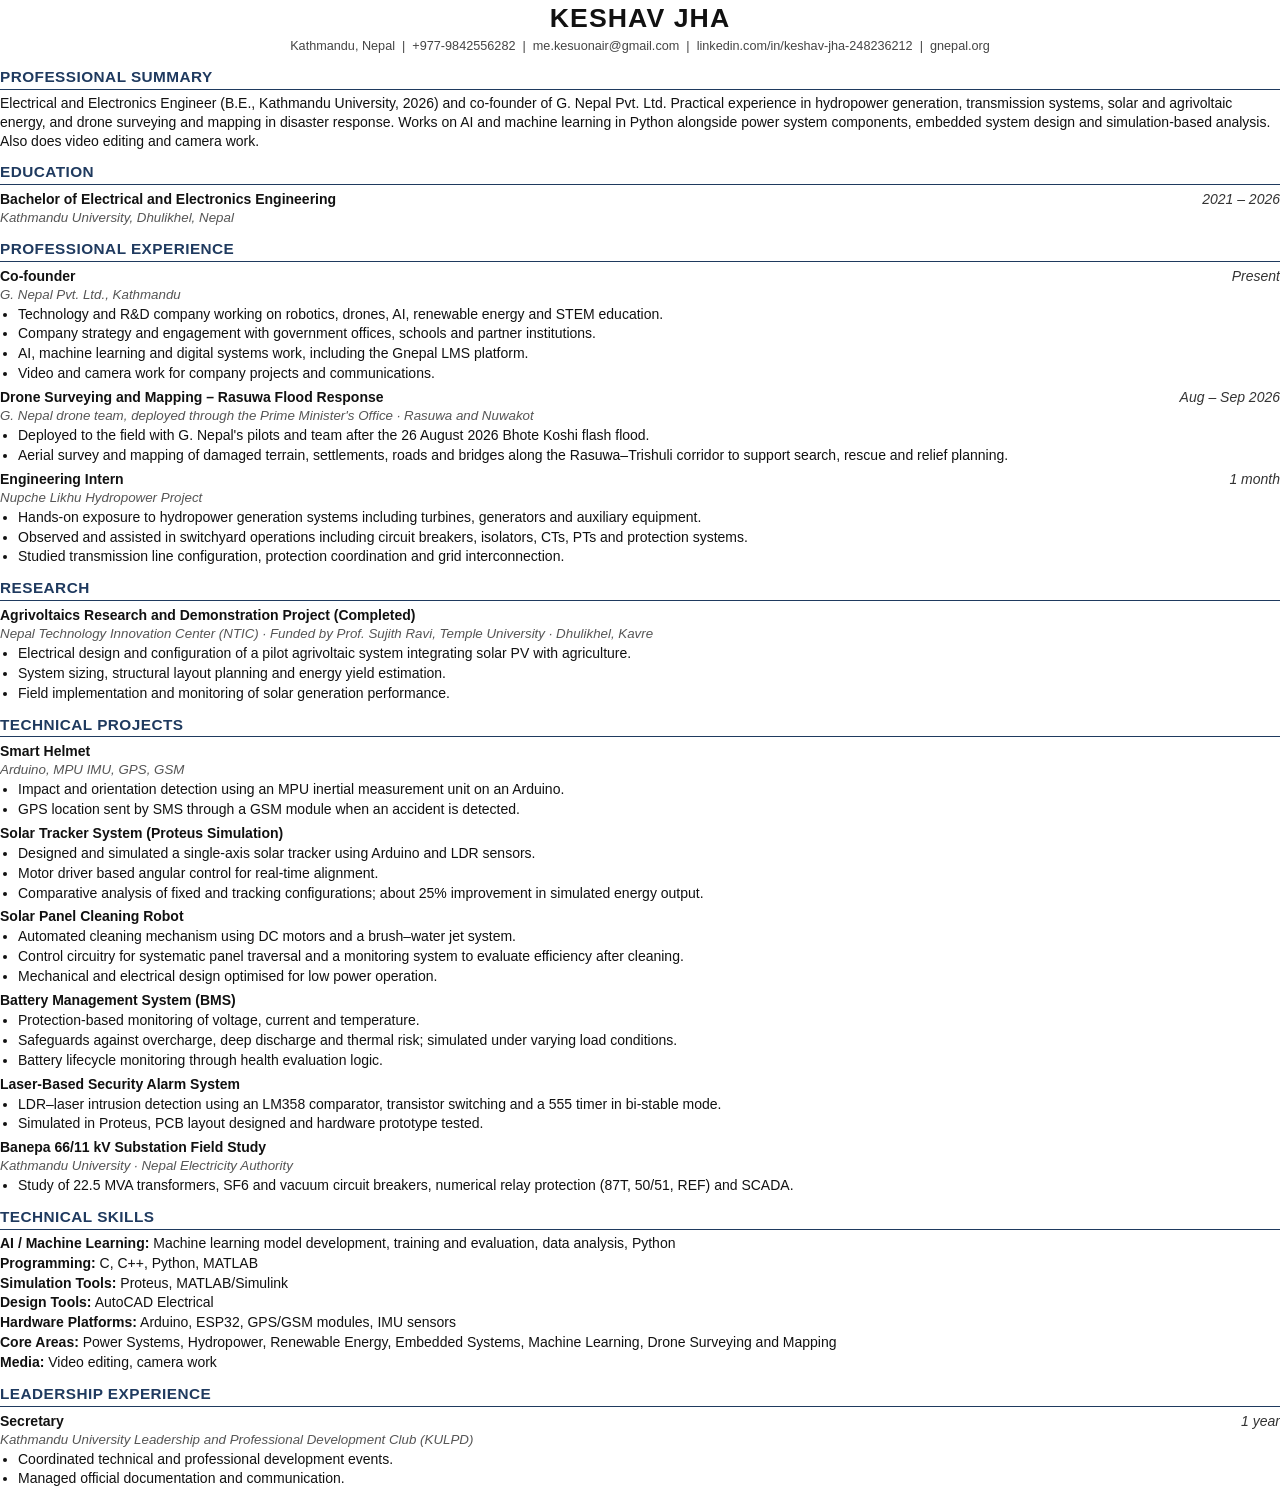
<file: cv/Keshav_Jha_CV.html>
<!DOCTYPE html><html><head><meta charset="utf-8"><title>Keshav Jha CV</title>
<style>
@page { size: A4; margin: 16mm 18mm; }
body { font-family: Calibri, 'Segoe UI', Arial, sans-serif; font-size: 10.5pt; color: #111; line-height: 1.35; margin: 0; }
h1 { text-align: center; font-size: 20pt; margin: 0 0 2px; letter-spacing: .04em; }
.contact { text-align: center; font-size: 9.5pt; color: #444; margin: 0 0 8px; }
h2 { font-size: 11.5pt; color: #1f3a5f; border-bottom: 1px solid #1f3a5f; margin: 12px 0 4px; padding-bottom: 1px; text-transform: uppercase; letter-spacing: .03em; }
p { margin: 0 0 3px; }
.entry { margin: 5px 0 0; page-break-inside: avoid; }
.row { display: flex; justify-content: space-between; gap: 12px; }
.when { color: #333; white-space: nowrap; }
.org { font-style: italic; color: #555; font-size: 10pt; }
ul { margin: 1px 0 0; padding-left: 18px; }
li { margin: 0 0 1px; }
.skill { margin: 0 0 1px; }
</style></head><body><h1>KESHAV JHA</h1><p class="contact">Kathmandu, Nepal &nbsp;|&nbsp; +977-9842556282 &nbsp;|&nbsp; me.kesuonair@gmail.com &nbsp;|&nbsp; linkedin.com/in/keshav-jha-248236212 &nbsp;|&nbsp; gnepal.org</p><h2>Professional Summary</h2><p>Electrical and Electronics Engineer (B.E., Kathmandu University, 2026) and co-founder of G. Nepal Pvt. Ltd. Practical experience in hydropower generation, transmission systems, solar and agrivoltaic energy, and drone surveying and mapping in disaster response. Works on AI and machine learning in Python alongside power system components, embedded system design and simulation-based analysis. Also does video editing and camera work.</p><h2>Education</h2><div class="entry"><div class="row"><b>Bachelor of Electrical and Electronics Engineering</b><i class="when">2021 – 2026</i></div><div class="org">Kathmandu University, Dhulikhel, Nepal</div></div><h2>Professional Experience</h2><div class="entry"><div class="row"><b>Co-founder</b><i class="when">Present</i></div><div class="org">G. Nepal Pvt. Ltd., Kathmandu</div><ul><li>Technology and R&amp;D company working on robotics, drones, AI, renewable energy and STEM education.</li><li>Company strategy and engagement with government offices, schools and partner institutions.</li><li>AI, machine learning and digital systems work, including the Gnepal LMS platform.</li><li>Video and camera work for company projects and communications.</li></ul></div><div class="entry"><div class="row"><b>Drone Surveying and Mapping – Rasuwa Flood Response</b><i class="when">Aug – Sep 2026</i></div><div class="org">G. Nepal drone team, deployed through the Prime Minister&#x27;s Office · Rasuwa and Nuwakot</div><ul><li>Deployed to the field with G. Nepal&#x27;s pilots and team after the 26 August 2026 Bhote Koshi flash flood.</li><li>Aerial survey and mapping of damaged terrain, settlements, roads and bridges along the Rasuwa–Trishuli corridor to support search, rescue and relief planning.</li></ul></div><div class="entry"><div class="row"><b>Engineering Intern</b><i class="when">1 month</i></div><div class="org">Nupche Likhu Hydropower Project</div><ul><li>Hands-on exposure to hydropower generation systems including turbines, generators and auxiliary equipment.</li><li>Observed and assisted in switchyard operations including circuit breakers, isolators, CTs, PTs and protection systems.</li><li>Studied transmission line configuration, protection coordination and grid interconnection.</li></ul></div><h2>Research</h2><div class="entry"><div class="row"><b>Agrivoltaics Research and Demonstration Project (Completed)</b></div><div class="org">Nepal Technology Innovation Center (NTIC) · Funded by Prof. Sujith Ravi, Temple University · Dhulikhel, Kavre</div><ul><li>Electrical design and configuration of a pilot agrivoltaic system integrating solar PV with agriculture.</li><li>System sizing, structural layout planning and energy yield estimation.</li><li>Field implementation and monitoring of solar generation performance.</li></ul></div><h2>Technical Projects</h2><div class="entry"><div class="row"><b>Smart Helmet</b></div><div class="org">Arduino, MPU IMU, GPS, GSM</div><ul><li>Impact and orientation detection using an MPU inertial measurement unit on an Arduino.</li><li>GPS location sent by SMS through a GSM module when an accident is detected.</li></ul></div><div class="entry"><div class="row"><b>Solar Tracker System (Proteus Simulation)</b></div><ul><li>Designed and simulated a single-axis solar tracker using Arduino and LDR sensors.</li><li>Motor driver based angular control for real-time alignment.</li><li>Comparative analysis of fixed and tracking configurations; about 25% improvement in simulated energy output.</li></ul></div><div class="entry"><div class="row"><b>Solar Panel Cleaning Robot</b></div><ul><li>Automated cleaning mechanism using DC motors and a brush–water jet system.</li><li>Control circuitry for systematic panel traversal and a monitoring system to evaluate efficiency after cleaning.</li><li>Mechanical and electrical design optimised for low power operation.</li></ul></div><div class="entry"><div class="row"><b>Battery Management System (BMS)</b></div><ul><li>Protection-based monitoring of voltage, current and temperature.</li><li>Safeguards against overcharge, deep discharge and thermal risk; simulated under varying load conditions.</li><li>Battery lifecycle monitoring through health evaluation logic.</li></ul></div><div class="entry"><div class="row"><b>Laser-Based Security Alarm System</b></div><ul><li>LDR–laser intrusion detection using an LM358 comparator, transistor switching and a 555 timer in bi-stable mode.</li><li>Simulated in Proteus, PCB layout designed and hardware prototype tested.</li></ul></div><div class="entry"><div class="row"><b>Banepa 66/11 kV Substation Field Study</b></div><div class="org">Kathmandu University · Nepal Electricity Authority</div><ul><li>Study of 22.5 MVA transformers, SF6 and vacuum circuit breakers, numerical relay protection (87T, 50/51, REF) and SCADA.</li></ul></div><h2>Technical Skills</h2><p class="skill"><b>AI / Machine Learning:</b> Machine learning model development, training and evaluation, data analysis, Python</p><p class="skill"><b>Programming:</b> C, C++, Python, MATLAB</p><p class="skill"><b>Simulation Tools:</b> Proteus, MATLAB/Simulink</p><p class="skill"><b>Design Tools:</b> AutoCAD Electrical</p><p class="skill"><b>Hardware Platforms:</b> Arduino, ESP32, GPS/GSM modules, IMU sensors</p><p class="skill"><b>Core Areas:</b> Power Systems, Hydropower, Renewable Energy, Embedded Systems, Machine Learning, Drone Surveying and Mapping</p><p class="skill"><b>Media:</b> Video editing, camera work</p><h2>Leadership Experience</h2><div class="entry"><div class="row"><b>Secretary</b><i class="when">1 year</i></div><div class="org">Kathmandu University Leadership and Professional Development Club (KULPD)</div><ul><li>Coordinated technical and professional development events.</li><li>Managed official documentation and communication.</li></ul></div></body></html>
</file>
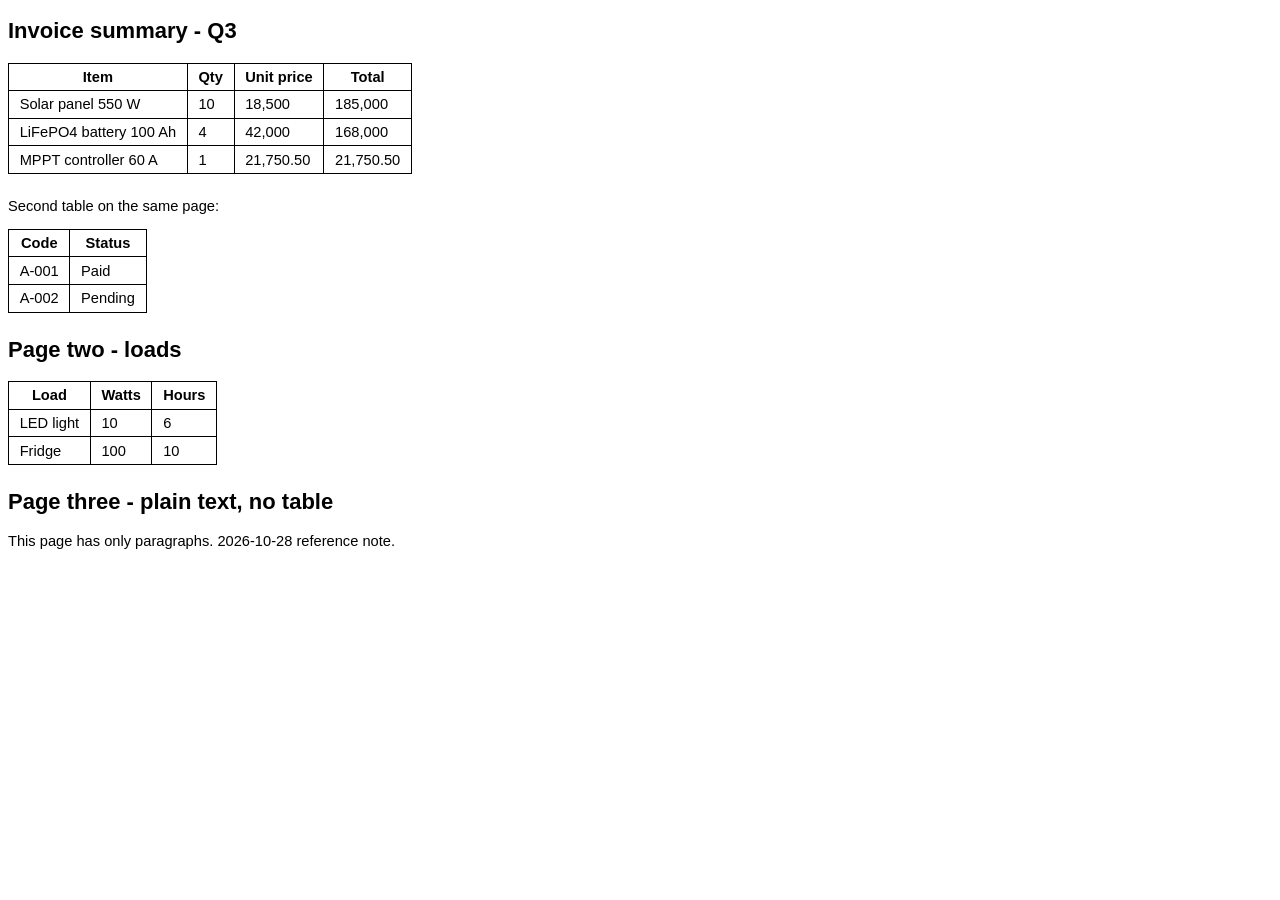
<file: tools/pdf-tables-to-excel/tests/make_sample_pdf.html>
<!doctype html>
<html><head><meta charset="utf-8">
<style>
@page { size: A4; margin: 15mm; }
body { font-family: Arial, sans-serif; font-size: 11pt; }
table { border-collapse: collapse; margin-bottom: 18pt; }
th, td { border: 1px solid #000; padding: 4pt 8pt; }
.pb { page-break-before: always; }
</style></head><body>
<h2>Invoice summary - Q3</h2>
<table>
<tr><th>Item</th><th>Qty</th><th>Unit price</th><th>Total</th></tr>
<tr><td>Solar panel 550 W</td><td>10</td><td>18,500</td><td>185,000</td></tr>
<tr><td>LiFePO4 battery 100 Ah</td><td>4</td><td>42,000</td><td>168,000</td></tr>
<tr><td>MPPT controller 60 A</td><td>1</td><td>21,750.50</td><td>21,750.50</td></tr>
</table>
<p>Second table on the same page:</p>
<table>
<tr><th>Code</th><th>Status</th></tr>
<tr><td>A-001</td><td>Paid</td></tr>
<tr><td>A-002</td><td>Pending</td></tr>
</table>
<div class="pb"></div>
<h2>Page two - loads</h2>
<table>
<tr><th>Load</th><th>Watts</th><th>Hours</th></tr>
<tr><td>LED light</td><td>10</td><td>6</td></tr>
<tr><td>Fridge</td><td>100</td><td>10</td></tr>
</table>
<div class="pb"></div>
<h2>Page three - plain text, no table</h2>
<p>This page has only paragraphs. 2026-10-28 reference note.</p>
</body></html>
</file>
<file: style.css>
/* Keshav Jha. Dark, framed layout after the UI Flip reference. See DESIGN.md */
:root {
  --bg: #111110;
  --bg-deep: #0B0B0A;
  --panel: #191918;
  --panel-2: #20201E;
  --line: rgba(236, 235, 230, .10);
  --line-2: rgba(236, 235, 230, .18);
  --text: #ECEBE6;
  --dim: #8E8D87;
  --green: #6FCF8E;

  --sans: "Schibsted Grotesk", "Helvetica Neue", Arial, sans-serif;
  --mono: "IBM Plex Mono", ui-monospace, monospace;
  --pad: clamp(20px, 5vw, 64px);
  --ease: cubic-bezier(.2, .7, .2, 1);
}

*, *::before, *::after { box-sizing: border-box; }
html { scroll-behavior: smooth; scroll-padding-top: 72px; -webkit-text-size-adjust: 100%; }
body { margin: 0; background: var(--bg); color: var(--text); font: 400 16px/1.6 var(--sans); -webkit-font-smoothing: antialiased; }
img { display: block; max-width: 100%; }
a { color: inherit; text-decoration: none; }
p { margin: 0; }
h1, h2, h3, h4 { margin: 0; font-weight: 600; letter-spacing: -.02em; }
ul { margin: 0; padding: 0; list-style: none; }
:focus-visible { outline: 2px solid var(--text); outline-offset: 3px; border-radius: 4px; }
::selection { background: var(--text); color: var(--bg); }

.mono { font: 500 11.5px/1.5 var(--mono); letter-spacing: .08em; text-transform: uppercase; color: var(--dim); }
.dim { color: var(--dim); }
.dot { display: inline-block; width: 7px; height: 7px; border-radius: 50%; background: var(--green); margin-right: 8px; vertical-align: 1px; box-shadow: 0 0 0 3px rgba(111, 207, 142, .16); }

svg { width: 16px; height: 16px; flex: none; }

/* ---------- Nav ---------- */
.nav { position: sticky; top: 0; z-index: 20; background: var(--bg); border-bottom: 1px solid var(--line); }
.nav-in { max-width: 1200px; margin: 0 auto; height: 64px; padding: 0 var(--pad); display: flex; align-items: center; gap: 24px; border-inline: 1px solid var(--line); }
.logo { display: inline-flex; align-items: center; gap: 8px; font-weight: 800; font-size: 17px; letter-spacing: -.02em; text-transform: uppercase; }
.logo svg { width: 18px; height: 18px; }
.links { display: flex; gap: 26px; margin: 0 auto; }
.links a { font: 500 11.5px/1 var(--mono); letter-spacing: .08em; text-transform: uppercase; color: var(--dim); transition: color .2s; padding: 8px 0; }
.links a:hover, .links a.on { color: var(--text); }
.talk { display: inline-flex; align-items: center; gap: 6px; padding: 9px 14px 9px 12px; border-radius: 999px; background: var(--text); color: var(--bg); font-weight: 600; font-size: 14px; transition: transform .2s var(--ease); }
.talk .dot { margin-right: 2px; box-shadow: none; }
.talk:hover { transform: translateY(-1px); }
.talk svg { width: 14px; height: 14px; transition: transform .2s var(--ease); }
.talk:hover svg { transform: translateX(2px); }
.menu { display: none; background: none; border: 1px solid var(--line-2); color: var(--text); border-radius: 999px; padding: 7px 14px; font: 500 11.5px var(--mono); letter-spacing: .08em; text-transform: uppercase; cursor: pointer; }

/* ---------- Frame ---------- */
.frame { max-width: 1200px; margin: 0 auto; border-inline: 1px solid var(--line); }
.block { position: relative; padding: clamp(64px, 9vw, 112px) var(--pad); border-top: 1px solid var(--line); }
.block:first-child { border-top: 0; }
/* corner marks where the section line meets the frame */
.block + .block::before, .block + .block::after {
  content: ""; position: absolute; top: -6px; width: 11px; height: 11px; pointer-events: none;
  background:
    linear-gradient(var(--line-2), var(--line-2)) center / 1px 100% no-repeat,
    linear-gradient(var(--line-2), var(--line-2)) center / 100% 1px no-repeat;
}
.block + .block::before { left: -6px; }
.block + .block::after { right: -6px; }

.head { display: grid; gap: 10px; margin-bottom: 48px; max-width: 640px; }
.head h2 { font-size: clamp(30px, 3.6vw, 44px); line-height: 1.08; }
.head .sub { color: var(--dim); font-size: 16px; max-width: 54ch; }
.head .sub a { color: var(--text); border-bottom: 1px solid var(--line-2); }

.btns { display: flex; flex-wrap: wrap; align-items: center; gap: 10px; }
.btn { display: inline-flex; align-items: center; gap: 8px; padding: 12px 18px; border-radius: 999px; background: var(--text); color: var(--bg); font-weight: 600; font-size: 15px; border: 1px solid var(--text); transition: transform .2s var(--ease), background-color .2s, color .2s; }
.btn svg { width: 15px; height: 15px; transition: transform .2s var(--ease); }
.btn:hover { transform: translateY(-1px); }
.btn:hover svg { transform: translateX(2px); }
.btn.ghost { background: transparent; color: var(--text); border-color: var(--line-2); }
.btn.ghost:hover { border-color: var(--text); }

/* ---------- Hero ---------- */
.hero { padding-top: clamp(56px, 8vw, 96px); }
.hero h1 { margin-top: 18px; font-size: clamp(40px, 5.6vw, 72px); line-height: 1.04; letter-spacing: -.035em; max-width: 22ch; font-weight: 600; }
.hero-row { display: grid; grid-template-columns: 1fr 1fr; gap: 48px; margin-top: 56px; padding-top: 32px; border-top: 1px dashed var(--line); }
.avail { font-size: 14px; color: var(--dim); margin-bottom: 18px; }
.marks { display: grid; grid-template-columns: repeat(3, auto); justify-content: start; gap: 12px 28px; }
.marks li { font-weight: 700; font-size: 14.5px; letter-spacing: -.01em; color: #B9B8B2; }
.hero-copy { display: grid; gap: 24px; align-content: start; }
.hero-copy p { font-size: 18px; line-height: 1.55; max-width: 46ch; }
.hero-shots { display: grid; grid-template-columns: 1.35fr 1fr; gap: 16px; margin-top: 64px; }
.shot { display: block; border: 1px solid var(--line); background: var(--panel); padding: 10px; border-radius: 6px; overflow: hidden; }
.shot img { width: 100%; aspect-ratio: 16 / 10; object-fit: cover; object-position: top; border-radius: 3px; transition: transform .6s var(--ease); }
.shot:hover img { transform: scale(1.02); }

/* ---------- Cells ---------- */
.cells { display: grid; gap: 1px; background: var(--line); border: 1px solid var(--line); }
.cell { background: var(--bg); padding: 28px; display: grid; gap: 10px; align-content: start; }
.cell h3 { font-size: 17px; letter-spacing: -.01em; }
.cell p { color: var(--dim); font-size: 15px; }
.cells--skills { grid-template-columns: repeat(3, 1fr); }
.cell--lead { grid-column: span 2; background: var(--panel); }
.cell--lead h3 { font-size: 22px; }
.cell--lead p { color: #B9B8B2; font-size: 16px; max-width: 56ch; }
.cells--skills h3 { display: flex; align-items: center; gap: 10px; }
.cells--skills .ico { width: 18px; height: 18px; color: var(--dim); }
.cell--lead .ico { width: 22px; height: 22px; color: var(--text); }
.cells--3 { grid-template-columns: repeat(3, 1fr); }
.cells--4 { grid-template-columns: repeat(4, 1fr); }

/* ---------- Work ---------- */
.dark { background: var(--bg-deep); }
.dark .cell { background: var(--bg-deep); }
.rows { display: grid; }
.row { display: grid; grid-template-columns: 1.3fr 1fr; gap: clamp(28px, 4vw, 56px); padding: 40px 0; border-top: 1px solid var(--line); align-items: start; }
.row:first-child { border-top: 0; padding-top: 0; }
.row-img { display: block; border: 1px solid var(--line); background: var(--panel); padding: 10px; border-radius: 6px; overflow: hidden; }
.row-img img { width: 100%; aspect-ratio: 16 / 10; object-fit: cover; object-position: center top; border-radius: 3px; transition: transform .6s var(--ease); }
a.row-img:hover img { transform: scale(1.02); }
.row-txt { display: grid; gap: 12px; align-content: start; padding-top: 6px; }
.row-txt h3 { font-size: 24px; line-height: 1.2; }
.kind { color: var(--dim); font-size: 14px; margin-top: -6px; }
.row-txt > p:not(.kind):not(.meta):not(.acts) { color: #B9B8B2; font-size: 15.5px; }
.meta { color: var(--dim); }
.meta a { color: var(--text); border-bottom: 1px solid var(--line-2); }
.acts { display: flex; flex-wrap: wrap; gap: 8px; margin-top: 6px; }
.acts a { display: inline-flex; align-items: center; gap: 6px; padding: 7px 12px; border: 1px solid var(--line-2); border-radius: 999px; font-size: 13.5px; font-weight: 500; transition: border-color .2s, background-color .2s; }
.acts a:hover { border-color: var(--text); background: var(--panel); }
.acts svg { width: 13px; height: 13px; }

.sub-h { margin: 72px 0 20px; font-size: 22px; }
.build { padding: 14px 14px 24px; gap: 8px; }
.build img { width: 100%; aspect-ratio: 4 / 3; object-fit: cover; border-radius: 3px; margin-bottom: 10px; filter: saturate(.9); }
.build h4 { font-size: 17px; padding: 0 6px; }
.build p { padding: 0 6px; }

.feature { margin-top: 88px; border: 1px solid var(--line-2); border-radius: 8px; overflow: hidden; background: var(--panel); }
.feature-img img { width: 100%; aspect-ratio: 21 / 9; object-fit: cover; object-position: center 40%; }
.feature-txt { display: grid; grid-template-columns: 1fr 1fr; gap: 14px 48px; padding: clamp(24px, 4vw, 44px); }
.feature-txt .mono, .feature-txt h3 { grid-column: 1 / -1; }
.feature-txt .mono:first-child { color: var(--green); }
.feature-txt h3 { font-size: clamp(30px, 4vw, 48px); line-height: 1.05; letter-spacing: -.03em; margin-bottom: 8px; }
.feature-txt p { font-size: 17px; }
.tags { display: flex; flex-wrap: wrap; gap: 8px; margin-top: 10px; }
.tags li { border: 1px solid var(--line-2); border-radius: 999px; padding: 4px 10px; color: var(--text); }

/* ---------- About ---------- */
.about-grid { display: grid; grid-template-columns: 1.15fr 1fr; gap: clamp(32px, 5vw, 72px); align-items: start; }
.about-txt { display: grid; gap: 16px; }
.about-txt p { color: #B9B8B2; max-width: 60ch; }
.about-txt .lead { color: var(--text); font-size: 20px; line-height: 1.5; }
.sig { font-family: "Mrs Saint Delafield", cursive; font-size: 64px; line-height: 1; color: var(--text) !important; margin: 8px 0 6px; }
.social { display: inline-flex; gap: 6px; }
.social a { width: 36px; height: 36px; display: grid; place-items: center; border: 1px solid var(--line-2); border-radius: 50%; color: var(--dim); transition: color .2s, border-color .2s; }
.social a:hover { color: var(--text); border-color: var(--text); }
.about-img { margin: 0; border: 1px solid var(--line); border-radius: 6px; overflow: hidden; }
.about-img img { width: 100%; aspect-ratio: 4 / 5; object-fit: cover; filter: grayscale(1) contrast(1.05); }

/* ---------- Experience and G. Nepal ---------- */
.split { display: grid; grid-template-columns: .85fr 1.15fr; gap: clamp(32px, 5vw, 72px); align-items: start; }
.split .head { position: sticky; top: 96px; margin-bottom: 0; }
.split .head .btn { justify-self: start; margin-top: 12px; }
.acc details { border-top: 1px solid var(--line); }
.acc details:last-child { border-bottom: 1px solid var(--line); }
.acc summary { list-style: none; display: grid; grid-template-columns: 1fr auto 20px; gap: 18px; align-items: start; padding: 20px 4px; cursor: pointer; }
.acc summary::-webkit-details-marker { display: none; }
.acc summary span { display: grid; gap: 3px; }
.acc summary b { font-weight: 600; font-size: 17px; }
.acc summary i { font-style: normal; color: var(--dim); font-size: 14px; }
.acc summary em { font-style: normal; font: 500 11.5px/1.9 var(--mono); letter-spacing: .06em; text-transform: uppercase; color: var(--dim); white-space: nowrap; }
.acc summary svg { margin-top: 4px; color: var(--dim); transition: transform .25s var(--ease), color .2s; }
.acc summary:hover svg { color: var(--text); }
.acc details[open] summary svg { transform: rotate(45deg); color: var(--text); }
.acc ul { padding: 0 44px 22px 4px; display: grid; gap: 8px; }
.acc li { color: #B9B8B2; font-size: 15px; padding-left: 16px; position: relative; }
.acc li::before { content: ""; position: absolute; left: 0; top: .72em; width: 6px; height: 1px; background: var(--dim); }

.ventures li { display: flex; justify-content: space-between; align-items: baseline; gap: 18px; padding: 18px 4px; border-top: 1px solid var(--line); }
.ventures li:last-child { border-bottom: 1px solid var(--line); }
.ventures span { display: grid; gap: 2px; }
.ventures b { font-weight: 600; font-size: 17px; }
.ventures i { font-style: normal; color: var(--dim); font-size: 14.5px; }
.ventures em { font-style: normal; font: 500 11.5px var(--mono); letter-spacing: .06em; text-transform: uppercase; color: var(--dim); white-space: nowrap; }
.ventures em.live { color: var(--text); display: inline-flex; align-items: center; }

/* ---------- Tools ---------- */
.cells--4 .cell h3 { font: 500 11.5px/1.5 var(--mono); letter-spacing: .08em; text-transform: uppercase; color: var(--dim); }
.cells--4 .cell p { color: var(--text); font-size: 16px; }

/* ---------- GitHub ---------- */
.repo { transition: background-color .2s; }
.repo:hover { background: var(--panel); }
.repo h3 { display: flex; align-items: center; gap: 10px; font-size: 16.5px; }
.repo h3 svg { color: var(--dim); }
.repo .meta { display: flex; align-items: center; gap: 8px; margin-top: 4px; }
.lang { width: 9px; height: 9px; border-radius: 50%; display: inline-block; }
.lang.py { background: #3572A5; }
.lang.js { background: #E8D44D; }
.lang.html { background: #E34C26; }

/* ---------- Contact and footer ---------- */
.contact { background: var(--bg-deep); }
.contact h2 { font-size: clamp(48px, 8vw, 112px); line-height: .98; letter-spacing: -.045em; margin: 22px 0 40px; font-weight: 700; }
.contact-row { display: grid; grid-template-columns: 1fr auto; gap: 32px; align-items: end; padding-top: 28px; border-top: 1px dashed var(--line); }
.contact-row p { font-size: 18px; }
.email { display: inline-block; margin-top: 40px; font-size: clamp(22px, 3vw, 36px); font-weight: 600; letter-spacing: -.02em; border-bottom: 1px solid var(--line-2); transition: border-color .2s; overflow-wrap: anywhere; }
.email:hover { border-color: var(--text); }

.foot { padding-bottom: 0; overflow: hidden; }
html, body { overflow-x: clip; }
.foot-top { display: flex; justify-content: space-between; align-items: flex-start; gap: 24px; }
.foot-top > div { display: grid; gap: 14px; }
.small { font-size: 11px; }
.credits { max-width: 60ch; }
.credits summary { cursor: pointer; }
.credits p { margin-top: 10px; color: var(--dim); font-size: 13.5px; }
.totop { padding: 6px 0; }
.totop:hover { color: var(--text); }
.wordmark { margin: 56px 0 -0.16em; font-weight: 800; font-size: clamp(44px, 12.4vw, 158px); line-height: .9; letter-spacing: -.05em; color: #2A2A27; white-space: nowrap; text-align: center; user-select: none; }

/* ---------- Reveal ---------- */
.js .rv { opacity: 0; transform: translateY(18px); transition: opacity .7s var(--ease), transform .7s var(--ease); }
.js .rv.in { opacity: 1; transform: none; }

/* ---------- Responsive ---------- */
@media (max-width: 1000px) {
  .links { display: none; }
  .menu { display: inline-block; margin-left: auto; }
  .talk { order: 3; }
  .links.open { display: grid; position: absolute; top: 64px; left: 0; right: 0; background: var(--bg); border-bottom: 1px solid var(--line); padding: 12px var(--pad) 20px; gap: 4px; }
  .links.open a { padding: 12px 0; font-size: 13px; }
  .cells--4 { grid-template-columns: repeat(2, 1fr); }
  .split { grid-template-columns: 1fr; }
  .split .head { position: static; }
}
@media (max-width: 760px) {
  .talk { display: none; }
  .hero-row, .hero-shots, .row, .about-grid, .feature-txt, .contact-row { grid-template-columns: 1fr; }
  .hero-row { gap: 28px; }
  .marks { grid-template-columns: repeat(2, auto); }
  .cells--skills, .cells--3 { grid-template-columns: 1fr; }
  .cell--lead { grid-column: auto; }
  .feature-img img { aspect-ratio: 4 / 3; }
  .acc summary { grid-template-columns: 1fr 20px; }
  .acc summary em { grid-column: 1; grid-row: 2; }
  .acc summary svg { grid-column: 2; grid-row: 1; }
  .acc ul { padding-right: 4px; }
  .ventures li { flex-direction: column; gap: 6px; }
  .contact-row .btns { justify-content: flex-start; }
}
@media (max-width: 420px) {
  .cells--4 { grid-template-columns: 1fr; }
}

@media (prefers-reduced-motion: reduce) {
  html { scroll-behavior: auto; }
  *, *::before, *::after { transition: none !important; animation: none !important; }
  .js .rv { opacity: 1; transform: none; }
}
</file>
<file: tools/solar-sizing/src/style.css>
:root {
  --ink: #1b2430; --muted: #5d6b78; --bg: #ffffff; --soft: #f4f6f8; --line: #dbe2e8;
  --brand: #b45309; --brand-ink: #ffffff; --warn-bg: #fff4e5; --warn-line: #f0b35b;
}
@media (prefers-color-scheme: dark) {
  :root { --ink: #e6ebf0; --muted: #9eadba; --bg: #11161c; --soft: #1a222b; --line: #2c3946; --brand: #f59e0b; --brand-ink: #11161c; --warn-bg: #2d2412; --warn-line: #8a6420; }
}
* { box-sizing: border-box; }
body { margin: 0; font: 15px/1.55 system-ui, -apple-system, "Segoe UI", Roboto, sans-serif; color: var(--ink); background: var(--bg); }
.wrap { max-width: 1100px; margin: 0 auto; padding: 0 16px; }
.top { background: var(--soft); border-bottom: 1px solid var(--line); padding: 20px 0 8px; margin-bottom: 16px; }
.top h1 { margin: 0 0 4px; font-size: 1.6rem; }
h2 { font-size: 1.15rem; margin: 0 0 10px; }
h3 { font-size: 1rem; margin: 22px 0 8px; }
.panel { border: 1px solid var(--line); border-radius: 10px; padding: 16px; margin-bottom: 16px; }
.hint, .muted { color: var(--muted); font-size: .9rem; }
.vh { position: absolute; width: 1px; height: 1px; overflow: hidden; clip: rect(0 0 0 0); }
.grid3 { display: grid; grid-template-columns: repeat(auto-fit, minmax(220px, 1fr)); gap: 10px 16px; }
label { display: block; font-size: .88rem; font-weight: 600; }
input, select { display: block; width: 100%; margin-top: 3px; padding: 7px 8px; font: inherit; color: var(--ink); background: var(--bg); border: 1px solid var(--line); border-radius: 6px; }
input[type=checkbox] { width: auto; margin: 0 auto; }
.table-scroll { overflow-x: auto; }
table { border-collapse: collapse; width: 100%; }
.loads th, .loads td { padding: 4px; text-align: left; font-size: .85rem; }
.loads td input { min-width: 64px; }
.loads td:first-child input { min-width: 150px; }
.num { text-align: right; font-variant-numeric: tabular-nums; white-space: nowrap; }
.x { background: none; border: 0; color: var(--muted); cursor: pointer; font-size: 1rem; }
.btn { background: var(--brand); color: var(--brand-ink); border: 2px solid var(--brand); border-radius: 8px; padding: 8px 16px; font: inherit; font-weight: 600; cursor: pointer; }
.btn.ghost { background: transparent; color: var(--brand); }
.actions { display: flex; gap: 10px; flex-wrap: wrap; align-items: center; margin: 16px 0 24px; }

.report { border: 1px solid var(--line); border-radius: 10px; padding: 20px; }
.report-head h2 { font-size: 1.35rem; margin: 0; }
.cards { display: grid; grid-template-columns: repeat(auto-fit, minmax(200px, 1fr)); gap: 12px; margin: 16px 0; }
.card { background: var(--soft); border-radius: 8px; padding: 12px 14px; }
.card span { display: block; font-size: .8rem; color: var(--muted); text-transform: uppercase; letter-spacing: .04em; }
.card strong { display: block; font-size: 1.25rem; }
.card em { font-style: normal; color: var(--muted); font-size: .88rem; }
.warn { background: var(--warn-bg); border: 1px solid var(--warn-line); border-radius: 8px; padding: 10px 14px; }
.warn ul { margin: 6px 0 0; padding-left: 20px; }
.data th, .data td { border-bottom: 1px solid var(--line); padding: 6px 8px; text-align: left; vertical-align: top; }
.data td.num { text-align: right; }
.steps th { width: 22%; font-weight: 600; }
.steps td.num { width: 22%; font-weight: 600; text-align: left; }
.how { color: var(--muted); font-size: .88rem; }
footer { padding-bottom: 32px; }

@media print {
  .no-print { display: none !important; }
  body { font-size: 11pt; color: #000; background: #fff; }
  .report { border: 0; padding: 0; }
  .card { border: 1px solid #ccc; background: #fff; }
  .warn { background: #fff; }
  .table-scroll { overflow: visible; }
}
.sld { display: block; max-width: 100%; height: auto; min-width: 640px; color: var(--ink); }
</file>
